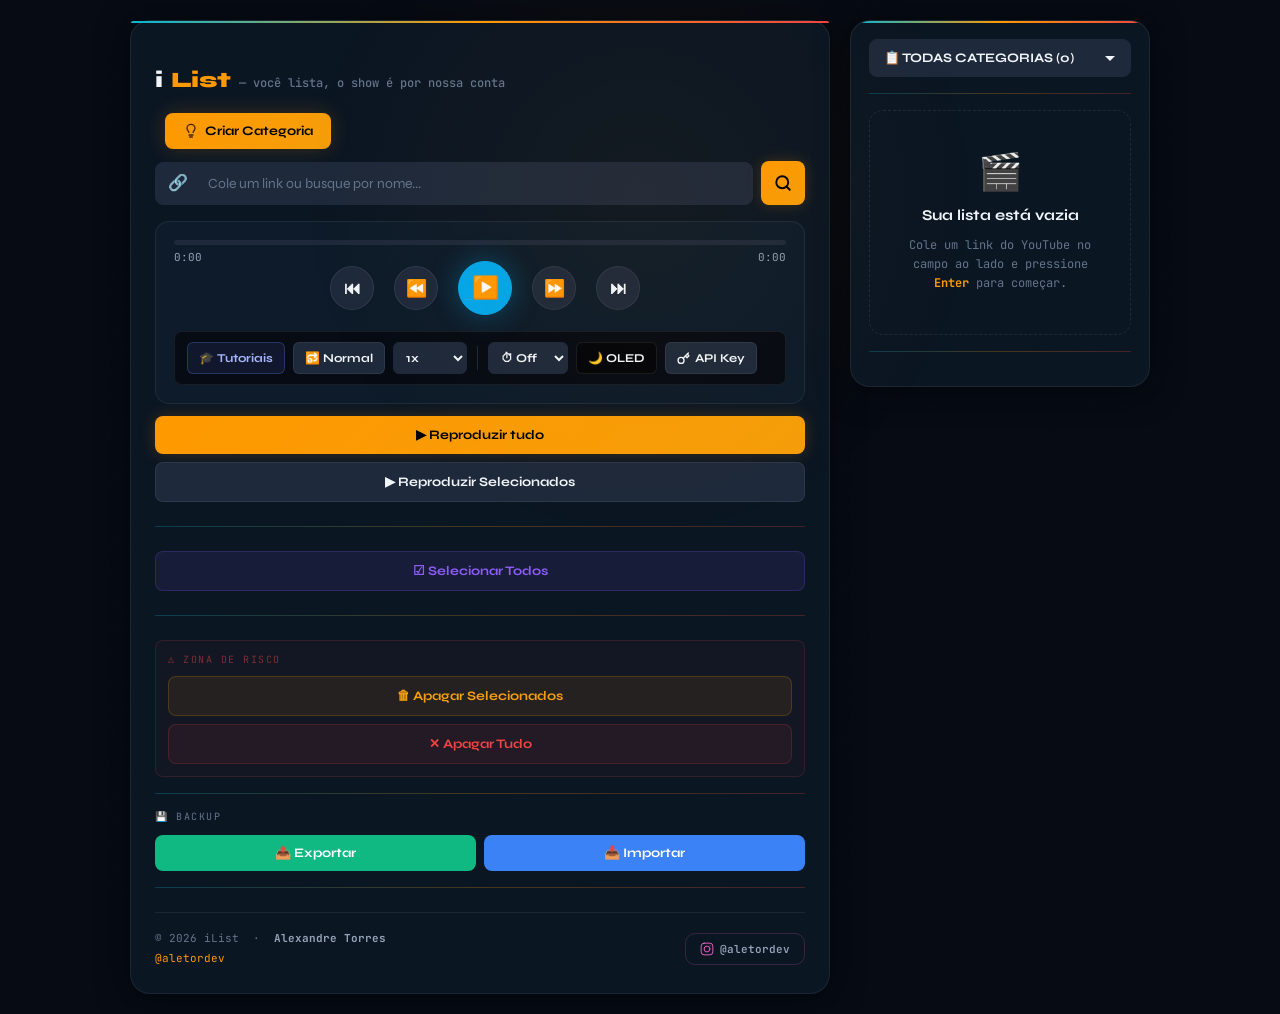
<file: index.html>
<!DOCTYPE html>
<html lang="pt-BR" data-theme="dark">
<head>
<meta charset="UTF-8">
<meta name="viewport" content="width=device-width, initial-scale=1.0">

<!-- ═══ SEO — PRIMARY ═════════════════════════════════════════════ -->
<title>iList — Ambiente de Foco Sem Distrações</title>

<meta name="description" content="iList é um ambiente de foco. Sem algoritmo. Sem distrações. Sem interferência. Você escolhe o que entra — e termina o que começa.">

<meta name="author" content="Alexandre Torres">
<meta name="robots" content="index, follow, max-image-preview:large, max-snippet:-1, max-video-preview:-1">

<link rel="canonical" href="https://aletoapp.github.io/ilist/">
  <link rel="manifest" href="manifest.json">

<!-- ═══ OPEN GRAPH (WHATSAPP / FACEBOOK / LINK PREVIEW) ═══════════ -->
<meta property="og:type" content="website">
<meta property="og:url" content="https://aletoapp.github.io/ilist/">
<meta property="og:site_name" content="iList">

<meta property="og:title" content="iList — Você lista. O show é por nossa conta.">
<meta property="og:description" content="Um ambiente onde nada compete pela sua atenção. Sem algoritmo. Sem distrações. Só foco real.">

<!-- OG IMAGE (CRÍTICO) -->
<meta property="og:image" content="https://www.alexandretorres.com.br/assets/img/ilist-og.jpg">
<meta property="og:image:url" content="https://www.alexandretorres.com.br/assets/img/ilist-og.jpg">
<meta property="og:image:secure_url" content="https://www.alexandretorres.com.br/assets/img/ilist-og.jpg">

<meta property="og:image:type" content="image/jpeg">
<meta property="og:image:width" content="1200">
<meta property="og:image:height" content="630">

<meta property="og:image:alt" content="iList — Ambiente de foco sem distrações, sem algoritmo e sem interferência">

<meta property="og:locale" content="pt_BR">

<!-- ═══ TWITTER ═══════════════════════════════════════════════════ -->
<meta name="twitter:card" content="summary_large_image">
<meta name="twitter:title" content="iList — Você lista. O show é por nossa conta.">
<meta name="twitter:description" content="Sem algoritmo. Sem distrações. Só foco.">
<meta name="twitter:image" content="https://alexandretorres.com.br/assets/img/ilist-og.jpg">
<meta name="twitter:url" content="https://aletoapp.github.io/ilist/">

<!-- ═══ PERFORMANCE (DEPOIS DO OG) ════════════════════════════════ -->
<link rel="preload" href="https://fonts.googleapis.com/css2?family=Syne:wght@400;600;700;800&display=swap" as="style">
<link rel="preload" href="https://fonts.googleapis.com/css2?family=JetBrains+Mono:wght@400;500;700&display=swap" as="style">

<!-- Favicon -->
<link rel="icon" type="image/png" sizes="32x32" href="https://www.alexandretorres.com.br/assets/img/logo-limiar-512x512.png">

<!-- Theme -->
<meta name="theme-color" content="#060B14">

<!-- ═══ STRUCTURED DATA ══════════════════════════════════════════ -->
<script type="application/ld+json">
{
  "@context": "https://schema.org",
  "@graph": [
    {
      "@type": "SoftwareApplication",
      "name": "iList",
      "applicationCategory": "ProductivityApplication",
      "operatingSystem": "Web",
      "url": "https://www.alexandretorres.com.br/ilist/",
      "description": "Ambiente de foco sem algoritmo, sem distrações e sem interferência.",
      "author": {
        "@type": "Person",
        "name": "Alexandre Torres"
      },
      "offers": {
        "@type": "Offer",
        "price": "0",
        "priceCurrency": "BRL"
      }
    }
  ]
}
</script>
    <link rel="preconnect" href="https://fonts.googleapis.com">
    <link href="https://fonts.googleapis.com/css2?family=Syne:wght@400;600;700;800&family=JetBrains+Mono:wght@400;500;700&display=swap" rel="stylesheet">
    <link rel="stylesheet" href="assets/css/styles.css">
</head>
<body>

<!-- ═══════════════════════════════════
     BOX PRINCIPAL
═══════════════════════════════════ -->
<div class="box">

    <!-- Modo escuro wrapper (preenchido por app.js) -->
    <div id="darkModeBtnWrapper"></div>

    <!-- Título -->
    <h3 class="app-title">
        i<span class="brand-accent">List</span>
        <span class="brand-tagline">— você lista, o show é por nossa conta</span>
    </h3>

    <!-- ── PASSO 1: Criar / selecionar categoria ── -->
    <div class="action-row">
        <button class="btn-criar-categoria" id="openCategoriesBtn">
            <svg xmlns="http://www.w3.org/2000/svg" width="16" height="16" viewBox="0 0 24 24" fill="none" stroke="rgba(0,0,0,0.75)" stroke-width="2" stroke-linecap="round" stroke-linejoin="round">
                <path d="M 15.09 14 c 0.18 -0.98 0.65 -1.74 1.41 -2.5 A 4.65 4.65 0 0 0 18 8 A 6 6 0 0 0 6 8 c 0 1 0.23 2.23 1.5 3.5 A 4.61 4.61 0 0 1 8.91 14"/>
                <line x1="9" y1="18" x2="15" y2="18"/>
                <line x1="10" y1="21" x2="14" y2="21"/>
            </svg>
            <span class="btn-label">Criar Categoria</span>
        </button>
    </div>

    <!-- ── PASSO 2: Input inteligente único ── -->
    <div class="url-input-area">
        <div class="url-input-row">
            <div class="url-input-wrapper">
                <span class="url-input-icon" id="urlInputIcon">🔗</span>
                <input
                    id="urlInput"
                    type="text"
                    class="url-input-field"
                    placeholder="Cole um link ou busque por nome..."
                    autocomplete="off"
                >
            </div>
            <button id="addBtn" class="url-search-btn" title="Buscar / Adicionar (Enter)">
                <svg xmlns="http://www.w3.org/2000/svg" width="18" height="18" viewBox="0 0 24 24" fill="none" stroke="currentColor" stroke-width="2.5" stroke-linecap="round" stroke-linejoin="round"><circle cx="11" cy="11" r="8"/><line x1="21" y1="21" x2="16.65" y2="16.65"/></svg>
            </button>
        </div>
    </div>

    <!-- Botão Pix oculto (compatibilidade app.js) -->
    <button id="copiarPixBtn" style="display:none;"></button>


    <!-- ═══ MODAL: Gerenciar Categorias ═══ -->
    <div id="categoriesModal" class="modal" onclick="closeModalOnOutsideClick(event, 'categoriesModal')">
        <div class="modal-content category-modal-content" onclick="event.stopPropagation()">
            <h3 style="margin-top:0;">📁 Gerenciar Categorias</h3>

            <div class="category-create-section">
                <input type="text" id="newCategoryInput" class="category-input" placeholder="Nome da nova categoria" maxlength="25">
                <div class="color-selector">
                    <label style="font-size:12px; color:var(--muted); margin-bottom:8px; display:block; font-family:var(--mono); text-transform:uppercase; letter-spacing:1px;">Cor da categoria:</label>
                    <div class="color-grid" id="colorGrid"></div>
                </div>
                <button id="createCategoryBtn" class="btn-primary" style="width:100%; margin-top:10px; margin-left:0;">✓ Criar Categoria</button>
            </div>

            <hr style="border:0; height:1px; background:rgba(255,255,255,0.06); margin:20px 0;">

            <div class="categories-list-section">
                <h4 style="font-size:12px; color:var(--muted); margin-bottom:10px; font-family:var(--mono); text-transform:uppercase; letter-spacing:1px;">Categorias existentes:</h4>
                <div id="categoriesList"></div>
            </div>

            <button class="close-btn" id="closeCategoriesBtn">Fechar</button>
        </div>
    </div>


    <!-- ═══ MODAL: Editar Categoria ═══ -->
    <div id="editCategoryModal" class="modal" onclick="closeModalOnOutsideClick(event, 'editCategoryModal')">
        <div class="modal-content category-modal-content" onclick="event.stopPropagation()">
            <h3 style="margin-top:0;">✎ Editar Categoria</h3>
            <input type="text" id="editCategoryInput" class="category-input" placeholder="Novo nome" maxlength="25">
            <div class="color-selector">
                <label style="font-size:12px; color:var(--muted); margin-bottom:8px; display:block; font-family:var(--mono); text-transform:uppercase; letter-spacing:1px;">Nova cor:</label>
                <div class="color-grid" id="editColorGrid"></div>
            </div>
            <button id="saveEditCategoryBtn" class="btn-primary" style="width:100%; margin-top:15px; margin-left:0;">Salvar Alterações</button>
            <button class="close-btn" id="closeEditCategoryBtn">Cancelar</button>
        </div>
    </div>


    <!-- ═══ MODAL: Escolher Categoria ao adicionar vídeo ═══ -->
    <div id="categorySelectModal" class="modal" onclick="closeModalOnOutsideClick(event, 'categorySelectModal')">
        <div class="modal-content" onclick="event.stopPropagation()">
            <h3 style="margin-top:0;">📂 Escolha a Categoria</h3>
            <p style="font-size:13px; color:var(--muted); margin-bottom:4px;">Onde deseja salvar os vídeos?</p>
            <div id="categorySelectList" style="display:flex; flex-direction:column; gap:10px; margin:15px 0;"></div>
            <button class="close-btn" id="closeCategorySelectBtn">Cancelar</button>
        </div>
    </div>


    <!-- ═══ MODAL: Confirmar apagar tudo ═══ -->
    <div id="confirmModal" class="modal" onclick="closeModalOnOutsideClick(event, 'confirmModal')">
        <div class="modal-content" onclick="event.stopPropagation()">
            <h3>⚠️ Apagar toda a lista?</h3>
            <p style="font-size:13px; color:var(--muted); margin-top:8px; line-height:1.6;">Esta ação não pode ser desfeita. Todos os vídeos serão removidos.</p>
            <div class="modal-buttons" style="flex-direction:row; justify-content:center; gap:12px; margin-top:20px;">
                <button id="clearYesBtn" style="background:var(--red); color:#fff; border:none; flex:1; margin-left:0;">Sim, apagar tudo</button>
                <button class="close-btn" id="clearNoBtn" style="flex:1;">Cancelar</button>
            </div>
        </div>
    </div>


    <!-- ═══ PLAYER ═══ -->
    <div id="player"></div>

    <!-- ═══ CONTROLES DO PLAYER ═══ -->
    <div class="player-controls-advanced">

        <!-- Barra de progresso -->
        <div class="progress-container" id="progressContainer">
            <div class="progress-bar" id="progressBar"></div>
            <div class="progress-times">
                <span id="currentTime">0:00</span>
                <span id="duration">0:00</span>
            </div>
        </div>

        <!-- Controles principais -->
        <div class="main-controls">
            <button class="control-btn" onclick="previousVideo()" title="Anterior (Ctrl+P)">⏮</button>
            <button class="control-btn" onclick="skipBackward(10)" title="Voltar 10s (←)">⏪</button>
            <button class="control-btn control-btn-primary" onclick="player && player.playVideo()" title="Play/Pause (Espaço)">▶️</button>
            <button class="control-btn" onclick="skipForward(10)" title="Avançar 10s (→)">⏩</button>
            <button class="control-btn" onclick="nextVideo()" title="Próximo (Ctrl+N)">⏭</button>
        </div>

        <!-- Controles secundários — GRUPO 1: reprodução | GRUPO 2: utilidades -->
        <div class="secondary-controls">
            <!-- Grupo 1: reprodução -->
            <button class="control-btn-small btn-tutoriais" onclick="window.tutorialSidebar && window.tutorialSidebar.openSidebar()" title="Abrir tutoriais (Ctrl+H)">🎓 Tutoriais</button>

            <button class="control-btn-small" id="loopModeBtn" onclick="toggleLoopMode()" title="Modo de repetição (Ctrl+L)">🔂 Normal</button>

            <div class="speed-control">
                <select id="speedSelect" onchange="changePlaybackSpeed(parseFloat(this.value))" class="speed-select">
                    <option value="0.25">0.25x</option>
                    <option value="0.5">0.5x</option>
                    <option value="0.75">0.75x</option>
                    <option value="1" selected>1x</option>
                    <option value="1.25">1.25x</option>
                    <option value="1.5">1.5x</option>
                    <option value="1.75">1.75x</option>
                    <option value="2">2x</option>
                </select>
            </div>

            <!-- Divisor visual -->
            <div class="controls-divider"></div>

            <!-- Grupo 2: utilidades -->
            <div class="timer-control-inline">
                <select id="timerSelect" onchange="handleTimerSelect(this)" class="timer-select">
                    <option value="0">⏱ Off</option>
                    <option value="15">15min</option>
                    <option value="30">30min</option>
                    <option value="45">45min</option>
                    <option value="60">1h</option>
                    <option value="90">1h30</option>
                    <option value="120">2h</option>
                </select>
                <span id="timerDisplay" style="display:none;"></span>
            </div>

            <button class="control-btn-small btn-oled" onclick="ativarModoEscuro()" title="Modo OLED — tela preta, economia de bateria">🌙 OLED</button>

            <button class="control-btn-small" onclick="document.getElementById('apiKeyChangeModal').style.display='flex'" title="Configurar API Key do YouTube">
                <svg xmlns="http://www.w3.org/2000/svg" width="13" height="13" viewBox="0 0 24 24" fill="none" stroke="currentColor" stroke-width="2.5" stroke-linecap="round" stroke-linejoin="round"><circle cx="7.5" cy="15.5" r="5.5"/><path d="M21 2l-9.6 9.6"/><path d="M15.5 7.5l3 3L22 7l-3-3"/></svg>
                API Key
            </button>
        </div>

        <!-- Countdown timer -->
        <div id="timerCountdown" style="display:none; font-size:11px; color:var(--green); text-align:center; margin-top:8px; font-weight:700; letter-spacing:0.5px; font-family:var(--mono);"></div>

    </div><!-- /player-controls-advanced -->


    <!-- ═══ AÇÕES DA PLAYLIST (3 zonas) ═══ -->
    <div class="playlist-zone">

        <!-- Zona 1: reprodução -->
        <div class="zone-play">
            <button id="playAllBtn" class="btn-play-all">▶ Reproduzir tudo</button>
            <button id="playSelectedBtn" class="btn-play-selected">▶ Reproduzir Selecionados</button>
        </div>

        <hr class="grad-divider">

        <!-- Zona 2: seleção -->
        <div class="zone-select">
            <button id="selectAllBtn" class="btn-select-all">☑ Selecionar Todos</button>
        </div>

        <hr class="grad-divider">

        <!-- Zona 3: perigo — ações destrutivas -->
        <div class="zone-danger">
            <div class="zone-danger-label">⚠ zona de risco</div>
            <button id="deleteSelectedBtn" class="btn-delete-selected">🗑 Apagar Selecionados</button>
            <button id="confirmClearBtn" class="btn-clear-all">✕ Apagar Tudo</button>
        </div>

    </div><!-- /playlist-zone -->

    <hr class="grad-divider">

    <!-- ═══ UTILIDADES ═══ -->
    <div class="utility-section">
        <button id="installAppBtn" class="btn-install-pwa" style="display:none;">
            📲 Instalar iList como App
        </button>

        <div class="utility-label">💾 Backup</div>
        <div class="backup-row">
            <button id="exportBackupBtn" class="btn-backup" style="background:var(--green); color:#fff;">
                📤 Exportar
            </button>
            <button id="importBackupBtn" class="btn-backup" style="background:#3b82f6; color:#fff;">
                📥 Importar
            </button>
        </div>
    </div>

    <hr class="grad-divider">

    <!-- ═══ RODAPÉ ═══ -->
    <div class="app-footer">
        <span class="copy">
            © 2026 iList &nbsp;·&nbsp;
            <strong>Alexandre Torres</strong><br>
            <span class="copy-accent">@aletordev</span>
        </span>
        <button id="instagramFollowBtn">
            <svg width="14" height="14" viewBox="0 0 24 24" fill="none" stroke="#FF66CC" stroke-width="1.5" stroke-linecap="round" stroke-linejoin="round"><rect x="2" y="2" width="20" height="20" rx="5"/><circle cx="12" cy="12" r="5"/><line x1="17.5" y1="6.5" x2="17.5" y2="6.5"/></svg>
            @aletordev
        </button>
    </div>

</div><!-- /box -->


<!-- ═══════════════════════════════════
     SIDEBAR: PLAYLIST
═══════════════════════════════════ -->
<div class="playlist">

    <!-- Filtro de categorias -->
    <div class="category-filters" id="categoryFilters"></div>

    <hr class="grad-divider">

    <!-- Container dos itens (app.js renderiza aqui) -->
    <div id="playlistContainer">
        <!-- Estado vazio — mostrado até app.js popular -->
        <div class="playlist-empty-state" id="emptyState">
            <span class="empty-icon">🎬</span>
            <span class="empty-title">Sua lista está vazia</span>
            <span class="empty-hint">Cole um link do YouTube no campo ao lado e pressione <strong>Enter</strong> para começar.</span>
        </div>
    </div>

    <hr class="grad-divider">

    <!-- Controles da sidebar (mantidos para compatibilidade com app.js) -->
    <div class="playlist-controls" style="display:none;" id="sidebarControls">
        <button id="sidebarPlayAllBtn">▶ Reproduzir tudo</button>
        <button id="sidebarSelectAllBtn">☑ Selecionar Todos</button>
    </div>

</div><!-- /playlist -->


<!-- ═══════════════════════════════════
     OVERLAYS & MODAIS GLOBAIS
═══════════════════════════════════ -->

<!-- Dark Mode Overlay -->
<div id="darkOverlay">
    <div id="lamp">💡</div>
    <span id="turnOn">acender a luz</span>
</div>


<!-- Modal: API Key -->
<div id="apiKeyChangeModal"
     onclick="if(event.target===this)this.style.display='none'"
     style="display:none; position:fixed; inset:0; background:rgba(0,0,0,0.8); z-index:10100; align-items:center; justify-content:center; backdrop-filter:blur(6px);">
    <div onclick="event.stopPropagation()"
         style="background:#0d1b2a; border:1px solid rgba(255,153,0,0.15); border-radius:18px; padding:28px; width:90%; max-width:400px; box-shadow:0 24px 64px rgba(0,0,0,0.7); position:relative; overflow:hidden;">
        <div style="position:absolute;top:0;left:0;right:0;height:2px;background:linear-gradient(90deg,#06b6d4,#FF9900,#ef4444);"></div>
        <h3 style="margin:0 0 6px; color:#fff; font-size:17px; font-weight:800; font-family:'Syne',sans-serif; display:flex; align-items:center; gap:8px;">
            <svg xmlns="http://www.w3.org/2000/svg" width="15" height="15" viewBox="0 0 24 24" fill="none" stroke="#FF9900" stroke-width="2.5" stroke-linecap="round" stroke-linejoin="round"><circle cx="7.5" cy="15.5" r="5.5"/><path d="M21 2l-9.6 9.6"/><path d="M15.5 7.5l3 3L22 7l-3-3"/></svg>
            API Key do YouTube
        </h3>
        <p style="font-size:12px; color:#64748b; margin:0 0 16px; font-family:'JetBrains Mono',monospace; line-height:1.6;">Necessária para buscar vídeos por canal. <a href="#" style="color:#FF9900; text-decoration:none;">Ver tutorial →</a></p>
        <input id="apiKeyChangeInput" type="password"
               placeholder="Cole sua API Key aqui..."
               autocomplete="new-password"
               style="width:100%; box-sizing:border-box; background:#060B14; border:1.5px solid #1e293b; border-radius:8px; color:#f1f5f9; font-size:14px; font-family:'Syne',sans-serif; padding:12px 14px; outline:none; margin-bottom:14px; transition:border-color 0.2s;">
        <div style="display:flex; gap:8px;">
            <button id="apiKeyChangeOkBtn"
                    style="flex:1; background:linear-gradient(135deg,#FF9900,#f59e0b); color:#000; border:none; border-radius:8px; padding:12px; font-size:14px; font-weight:800; font-family:'Syne',sans-serif; cursor:pointer; margin-left:0;">
                ✓ Salvar
            </button>
            <button onclick="document.getElementById('apiKeyChangeModal').style.display='none'"
                    style="flex:1; background:#1e293b; color:#94a3b8; border:1px solid rgba(255,255,255,0.07); border-radius:8px; padding:12px; font-size:14px; font-family:'Syne',sans-serif; cursor:pointer; margin-left:0;">
                Cancelar
            </button>
        </div>
        <div id="apiKeyChangeMsg" style="display:none; margin-top:10px; font-size:12px; color:#10b981; text-align:center; font-family:'JetBrains Mono',monospace;">✅ Chave salva com sucesso!</div>
    </div>
</div>


<!-- ═══════════════════════════════════
     SCRIPTS
═══════════════════════════════════ -->
<script src="assets/js/categories.js"></script>
<script src="assets/js/app.js"></script>
<script src="assets/js/player.js"></script>
<script src="assets/js/ad-blocker.js"></script>
<script src="assets/js/pwa.js"></script>
<script src="assets/js/search-advanced.js"></script>
<script src="assets/js/backup.js"></script>
<script src="assets/js/sidebar.js"></script>
<script src="assets/js/equalizer.js"></script>

<script>
    /* Fechar modal ao clicar fora */
    function closeModalOnOutsideClick(event, modalId) {
        if (event.target.id === modalId) {
            document.getElementById(modalId).style.display = 'none';
        }
    }

    /* Esconder empty state quando há itens na playlist */
    function syncEmptyState() {
        const container = document.getElementById('playlistContainer');
        const empty = document.getElementById('emptyState');
        if (!container || !empty) return;
        const hasItems = container.querySelectorAll('.playlist-item').length > 0;
        empty.style.display = hasItems ? 'none' : 'flex';
    }

    /* Observar mudanças na playlist para atualizar empty state */
    document.addEventListener('DOMContentLoaded', function () {

        /* API Key modal */
        document.getElementById('apiKeyChangeOkBtn').addEventListener('click', function () {
            const input = document.getElementById('apiKeyChangeInput');
            const msg   = document.getElementById('apiKeyChangeMsg');
            const key   = input.value.trim();
            if (!key) { input.style.borderColor = '#ef4444'; return; }
            localStorage.setItem('youtube_api_key', key);
            input.value = '';
            input.style.borderColor = '#10b981';
            msg.style.display = 'block';
            setTimeout(function () {
                document.getElementById('apiKeyChangeModal').style.display = 'none';
                msg.style.display = 'none';
                input.style.borderColor = '#1e293b';
            }, 1500);
        });

        document.getElementById('apiKeyChangeInput').addEventListener('keydown', function (e) {
            if (e.key === 'Enter') document.getElementById('apiKeyChangeOkBtn').click();
        });

        /* Observar playlistContainer */
        const container = document.getElementById('playlistContainer');
        if (container) {
            const mo = new MutationObserver(syncEmptyState);
            mo.observe(container, { childList: true, subtree: true });
            syncEmptyState();
        }
    });
</script>
<script src="assets/js/input-patch.js"></script>
<script src="assets/js/onboarding.js"></script>
  <script src="assets/js/pwa-install-card.js"></script>

</body>
</html>
</file>
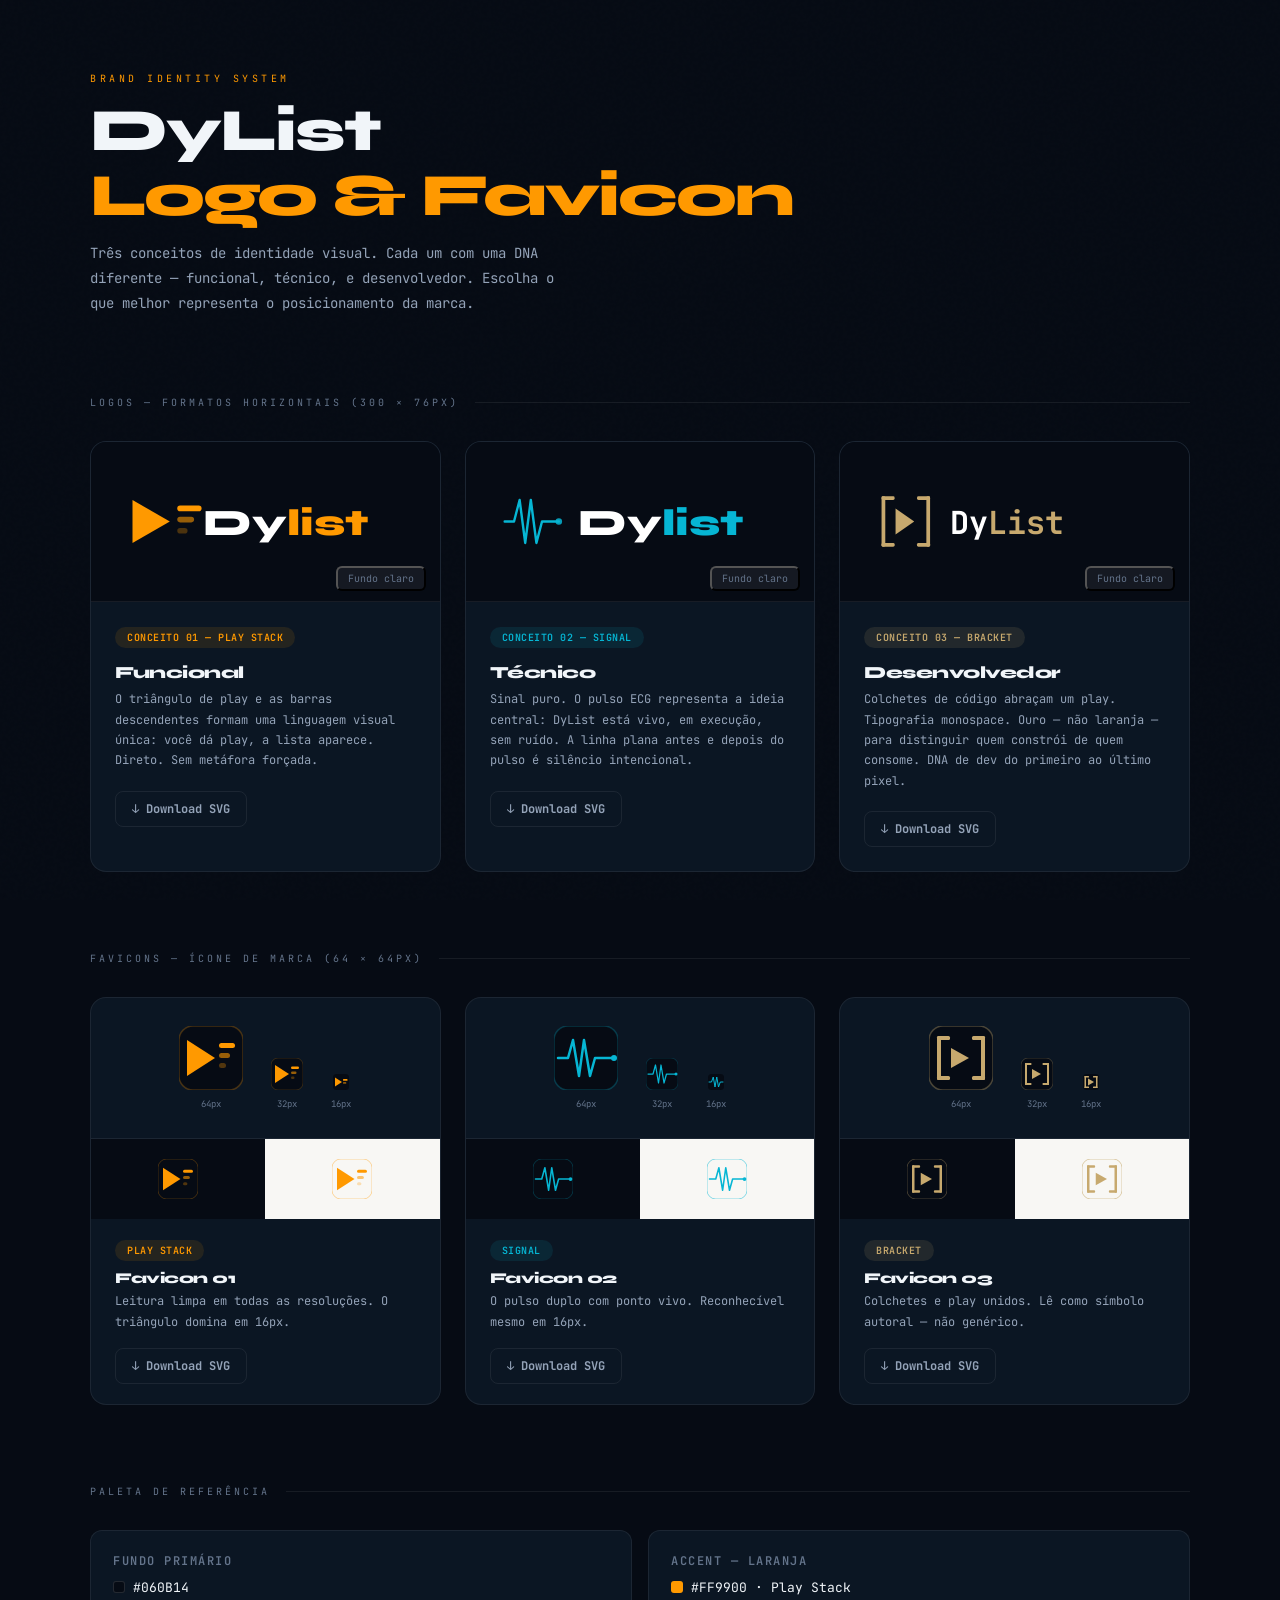
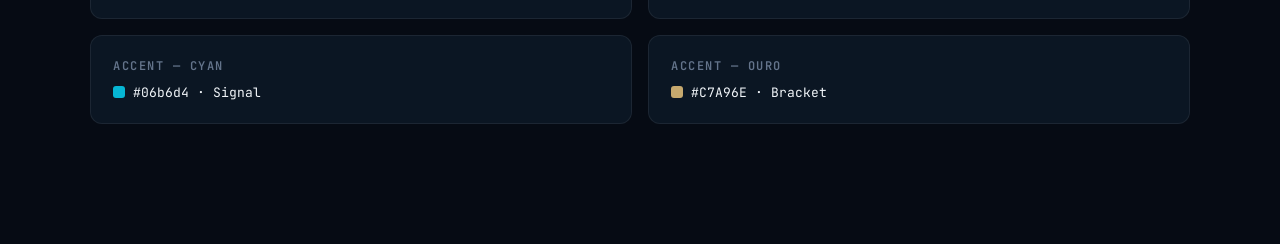
<file: SHOWCASE/dylist-brand-showcase.html>
<!DOCTYPE html>
<html lang="pt-BR">
<head>
  <meta charset="UTF-8">
  <meta name="viewport" content="width=device-width, initial-scale=1.0">
  <title>DyList — Brand Assets</title>
  <link href="https://fonts.googleapis.com/css2?family=Syne:wght@400;600;700;800&family=JetBrains+Mono:wght@400;500;700&display=swap" rel="stylesheet">
  <style>
    *, *::before, *::after { box-sizing: border-box; margin: 0; padding: 0; }

    :root {
      --bg:     #060B14;
      --s1:     #0B1623;
      --s2:     #0d1b2a;
      --s3:     #1e293b;
      --border: rgba(255,255,255,0.07);
      --accent: #FF9900;
      --cyan:   #06b6d4;
      --gold:   #C7A96E;
      --text:   #f1f5f9;
      --muted:  #94a3b8;
      --muted2: #64748b;
      --mono:   'JetBrains Mono', monospace;
      --sans:   'Syne', sans-serif;
    }

    html { scroll-behavior: smooth; }
    body {
      background: var(--bg);
      color: var(--text);
      font-family: var(--sans);
      min-height: 100vh;
      padding: 72px 48px 120px;
      overflow-x: hidden;
    }

    /* Grain */
    body::before {
      content: '';
      position: fixed; inset: 0;
      background-image: url("data:image/svg+xml,%3Csvg viewBox='0 0 256 256' xmlns='http://www.w3.org/2000/svg'%3E%3Cfilter id='n'%3E%3CfeTurbulence type='fractalNoise' baseFrequency='0.9' numOctaves='4' stitchTiles='stitch'/%3E%3C/filter%3E%3Crect width='100%25' height='100%25' filter='url(%23n)' opacity='0.03'/%3E%3C/svg%3E");
      pointer-events: none; z-index: 0; opacity: 0.4;
    }

    .wrap { max-width: 1100px; margin: 0 auto; position: relative; z-index: 1; }

    /* ── HEADER ── */
    header { margin-bottom: 80px; }
    .header-label {
      font-size: 10px; font-family: var(--mono);
      color: var(--accent); text-transform: uppercase;
      letter-spacing: 3.5px; margin-bottom: 14px;
    }
    header h1 {
      font-size: clamp(36px, 5vw, 60px);
      font-weight: 800; letter-spacing: -2px;
      line-height: 1.08; margin-bottom: 12px;
    }
    header p {
      font-family: var(--mono); font-size: 14px;
      color: var(--muted); max-width: 480px; line-height: 1.8;
    }

    /* ── SECTION TITLE ── */
    .sec-label {
      font-size: 10px; font-family: var(--mono);
      color: var(--muted2); text-transform: uppercase;
      letter-spacing: 3px; margin-bottom: 32px;
      display: flex; align-items: center; gap: 16px;
    }
    .sec-label::after {
      content: ''; flex: 1; height: 1px; background: var(--border);
    }

    /* ── LOGO GRID ── */
    .logo-grid {
      display: grid;
      grid-template-columns: repeat(3, 1fr);
      gap: 24px;
      margin-bottom: 80px;
    }

    .logo-card {
      background: var(--s1);
      border: 1px solid var(--border);
      border-radius: 16px;
      overflow: hidden;
      transition: border-color 0.25s, transform 0.25s;
    }
    .logo-card:hover { border-color: rgba(255,255,255,0.13); transform: translateY(-3px); }

    .logo-preview {
      padding: 36px 28px;
      display: flex; align-items: center; justify-content: center;
      border-bottom: 1px solid var(--border);
      min-height: 160px;
      position: relative;
    }

    .logo-preview img { width: 100%; max-width: 280px; }

    .logo-preview .on-light {
      position: absolute; bottom: 10px; right: 14px;
      background: rgba(255,255,255,0.06);
      border-radius: 6px; padding: 4px 10px;
      font-size: 10px; font-family: var(--mono);
      color: var(--muted2); cursor: pointer;
      transition: background 0.2s, color 0.2s;
    }
    .logo-preview .on-light:hover { background: rgba(255,255,255,0.12); color: var(--text); }

    .logo-meta { padding: 24px; }

    .logo-concept {
      display: inline-flex; align-items: center; gap: 6px;
      padding: 4px 12px; border-radius: 100px;
      font-size: 10px; font-family: var(--mono); font-weight: 600;
      letter-spacing: 0.5px; text-transform: uppercase;
      margin-bottom: 14px;
    }
    .logo-concept.orange { background: rgba(255,153,0,0.1); color: var(--accent); }
    .logo-concept.cyan   { background: rgba(6,182,212,0.1); color: var(--cyan); }
    .logo-concept.gold   { background: rgba(199,169,110,0.12); color: var(--gold); }

    .logo-name {
      font-size: 17px; font-weight: 800;
      letter-spacing: -0.5px; margin-bottom: 6px;
    }

    .logo-desc {
      font-size: 12px; font-family: var(--mono);
      color: var(--muted); line-height: 1.7;
      margin-bottom: 20px;
    }

    .logo-dl {
      display: inline-flex; align-items: center; gap: 6px;
      text-decoration: none; font-size: 12px; font-weight: 700;
      font-family: var(--mono); padding: 9px 16px;
      border-radius: 8px; border: 1px solid var(--border);
      color: var(--muted); transition: all 0.2s;
    }
    .logo-dl:hover { color: var(--text); border-color: rgba(255,255,255,0.18); }

    /* ── FAVICON GRID ── */
    .fav-grid {
      display: grid;
      grid-template-columns: repeat(3, 1fr);
      gap: 24px;
      margin-bottom: 80px;
    }

    .fav-card {
      background: var(--s1);
      border: 1px solid var(--border);
      border-radius: 16px;
      overflow: hidden;
      transition: border-color 0.25s;
    }
    .fav-card:hover { border-color: rgba(255,255,255,0.13); }

    .fav-sizes {
      padding: 28px;
      display: flex; align-items: flex-end; justify-content: center;
      gap: 28px;
      border-bottom: 1px solid var(--border);
    }

    .fav-size { display: flex; flex-direction: column; align-items: center; gap: 8px; }
    .fav-size span { font-size: 9px; font-family: var(--mono); color: var(--muted2); }

    .fav-surfaces {
      display: flex;
    }
    .fav-surf {
      flex: 1; padding: 20px; display: flex;
      align-items: center; justify-content: center;
    }
    .fav-surf.dark  { background: #060B14; }
    .fav-surf.light { background: #F8F7F4; }

    .fav-meta { padding: 20px 24px; }
    .fav-meta .logo-concept { margin-bottom: 8px; }
    .fav-meta .logo-name { font-size: 15px; margin-bottom: 4px; }
    .fav-meta .logo-desc { margin-bottom: 16px; }

    /* ── USAGE SECTION ── */
    .usage-grid {
      display: grid; grid-template-columns: 1fr 1fr; gap: 16px;
    }
    .usage-card {
      background: var(--s1); border: 1px solid var(--border);
      border-radius: 12px; padding: 22px;
    }
    .usage-title {
      font-size: 12px; font-family: var(--mono); font-weight: 600;
      color: var(--muted2); text-transform: uppercase;
      letter-spacing: 1.5px; margin-bottom: 10px;
    }
    .usage-val {
      font-size: 13px; font-family: var(--mono); color: var(--text);
      display: flex; align-items: center; gap: 8px;
    }
    .color-swatch {
      width: 12px; height: 12px; border-radius: 3px;
    }

    @media (max-width: 900px) {
      .logo-grid, .fav-grid { grid-template-columns: 1fr; }
      .usage-grid { grid-template-columns: 1fr; }
      body { padding: 48px 24px 80px; }
    }
  </style>
</head>
<body>
<div class="wrap">

  <!-- HEADER -->
  <header>
    <div class="header-label">Brand Identity System</div>
    <h1>DyList<br><span style="color:var(--accent)">Logo &amp; Favicon</span></h1>
    <p>Três conceitos de identidade visual. Cada um com uma DNA diferente — funcional, técnico, e desenvolvedor. Escolha o que melhor representa o posicionamento da marca.</p>
  </header>

  <!-- LOGOS -->
  <div class="sec-label">Logos — formatos horizontais (300 × 76px)</div>

  <div class="logo-grid">

    <!-- LOGO 1 -->
    <div class="logo-card">
      <div class="logo-preview" id="prev1" style="background:#060B14">
        <svg xmlns="http://www.w3.org/2000/svg" viewBox="0 0 300 76" style="width:100%;max-width:280px">
          <polygon points="8,15 8,61 48,38" fill="#FF9900"/>
          <rect x="56" y="21" width="26" height="6" rx="3" fill="#FF9900"/>
          <rect x="56" y="33" width="18" height="6" rx="3" fill="#FF9900" opacity="0.58"/>
          <rect x="56" y="45" width="11" height="6" rx="3" fill="#FF9900" opacity="0.28"/>
          <text font-family="'Syne','Arial Black',sans-serif" font-weight="800" font-size="40" y="52" x="84">
            <tspan fill="#FFFFFF">Dy</tspan><tspan fill="#FF9900">list</tspan>
          </text>
        </svg>
        <button class="on-light" onclick="toggleBg('prev1', this)">Fundo claro</button>
      </div>
      <div class="logo-meta">
        <div class="logo-concept orange">Conceito 01 — Play Stack</div>
        <div class="logo-name">Funcional</div>
        <p class="logo-desc">
          O triângulo de play e as barras descendentes formam uma linguagem visual única: você dá play, a lista aparece. Direto. Sem metáfora forçada.
        </p>
        <a href="dylist-logo-1-playstack.svg" download class="logo-dl">↓ Download SVG</a>
      </div>
    </div>

    <!-- LOGO 2 -->
    <div class="logo-card">
      <div class="logo-preview" id="prev2" style="background:#060B14">
        <svg xmlns="http://www.w3.org/2000/svg" viewBox="0 0 300 76" style="width:100%;max-width:280px">
          <path d="M5,38 L15,38 L21,15 L27,61 L33,15 L39,61 L45,38 L63,38"
                fill="none" stroke="#06b6d4" stroke-width="2.6" stroke-linecap="round" stroke-linejoin="round"/>
          <circle cx="63" cy="38" r="3.5" fill="#06b6d4" opacity="0.85"/>
          <text font-family="'Syne','Arial Black',sans-serif" font-weight="800" font-size="40" y="52" x="84">
            <tspan fill="#FFFFFF">Dy</tspan><tspan fill="#06b6d4">list</tspan>
          </text>
        </svg>
        <button class="on-light" onclick="toggleBg('prev2', this)">Fundo claro</button>
      </div>
      <div class="logo-meta">
        <div class="logo-concept cyan">Conceito 02 — Signal</div>
        <div class="logo-name">Técnico</div>
        <p class="logo-desc">
          Sinal puro. O pulso ECG representa a ideia central: DyList está vivo, em execução, sem ruído. A linha plana antes e depois do pulso é silêncio intencional.
        </p>
        <a href="dylist-logo-2-signal.svg" download class="logo-dl">↓ Download SVG</a>
      </div>
    </div>

    <!-- LOGO 3 -->
    <div class="logo-card">
      <div class="logo-preview" id="prev3" style="background:#060B14">
        <svg xmlns="http://www.w3.org/2000/svg" viewBox="0 0 300 76" style="width:100%;max-width:280px">
          <rect x="7"  y="11" width="4"  height="54" rx="1.5" fill="#C7A96E"/>
          <rect x="7"  y="11" width="14" height="4"  rx="1.5" fill="#C7A96E"/>
          <rect x="7"  y="61" width="14" height="4"  rx="1.5" fill="#C7A96E"/>
          <rect x="55" y="11" width="4"  height="54" rx="1.5" fill="#C7A96E"/>
          <rect x="45" y="11" width="14" height="4"  rx="1.5" fill="#C7A96E"/>
          <rect x="45" y="61" width="14" height="4"  rx="1.5" fill="#C7A96E"/>
          <polygon points="22,24 22,52 42,38" fill="#C7A96E"/>
          <text font-family="'JetBrains Mono','Courier New',monospace" font-weight="700" font-size="34" y="51" x="80">
            <tspan fill="#FFFFFF">Dy</tspan><tspan fill="#C7A96E">List</tspan>
          </text>
        </svg>
        <button class="on-light" onclick="toggleBg('prev3', this)">Fundo claro</button>
      </div>
      <div class="logo-meta">
        <div class="logo-concept gold">Conceito 03 — Bracket</div>
        <div class="logo-name">Desenvolvedor</div>
        <p class="logo-desc">
          Colchetes de código abraçam um play. Tipografia monospace. Ouro — não laranja — para distinguir quem constrói de quem consome. DNA de dev do primeiro ao último pixel.
        </p>
        <a href="dylist-logo-3-bracket.svg" download class="logo-dl">↓ Download SVG</a>
      </div>
    </div>

  </div>

  <!-- FAVICONS -->
  <div class="sec-label">Favicons — ícone de marca (64 × 64px)</div>

  <div class="fav-grid">

    <!-- FAV 1 -->
    <div class="fav-card">
      <div class="fav-sizes">
        <div class="fav-size">
          <svg xmlns="http://www.w3.org/2000/svg" viewBox="0 0 64 64" width="64" height="64">
            <rect width="64" height="64" rx="14" fill="#060B14"/>
            <rect width="64" height="64" rx="14" fill="none" stroke="#FF9900" stroke-width="1.5" opacity="0.25"/>
            <polygon points="8,14 8,50 36,32" fill="#FF9900"/>
            <rect x="40" y="17" width="16" height="5" rx="2.5" fill="#FF9900"/>
            <rect x="40" y="27" width="11" height="5" rx="2.5" fill="#FF9900" opacity="0.58"/>
            <rect x="40" y="37" width="7"  height="5" rx="2.5" fill="#FF9900" opacity="0.3"/>
          </svg>
          <span>64px</span>
        </div>
        <div class="fav-size">
          <svg xmlns="http://www.w3.org/2000/svg" viewBox="0 0 64 64" width="32" height="32">
            <rect width="64" height="64" rx="14" fill="#060B14"/>
            <rect width="64" height="64" rx="14" fill="none" stroke="#FF9900" stroke-width="1.5" opacity="0.25"/>
            <polygon points="8,14 8,50 36,32" fill="#FF9900"/>
            <rect x="40" y="17" width="16" height="5" rx="2.5" fill="#FF9900"/>
            <rect x="40" y="27" width="11" height="5" rx="2.5" fill="#FF9900" opacity="0.58"/>
            <rect x="40" y="37" width="7"  height="5" rx="2.5" fill="#FF9900" opacity="0.3"/>
          </svg>
          <span>32px</span>
        </div>
        <div class="fav-size">
          <svg xmlns="http://www.w3.org/2000/svg" viewBox="0 0 64 64" width="16" height="16">
            <rect width="64" height="64" rx="14" fill="#060B14"/>
            <polygon points="8,14 8,50 36,32" fill="#FF9900"/>
            <rect x="40" y="20" width="18" height="7" rx="2.5" fill="#FF9900"/>
            <rect x="40" y="32" width="13" height="7" rx="2.5" fill="#FF9900" opacity="0.55"/>
          </svg>
          <span>16px</span>
        </div>
      </div>
      <div class="fav-surfaces">
        <div class="fav-surf dark">
          <svg xmlns="http://www.w3.org/2000/svg" viewBox="0 0 64 64" width="40" height="40">
            <rect width="64" height="64" rx="14" fill="#060B14"/>
            <rect width="64" height="64" rx="14" fill="none" stroke="#FF9900" stroke-width="1.5" opacity="0.25"/>
            <polygon points="8,14 8,50 36,32" fill="#FF9900"/>
            <rect x="40" y="17" width="16" height="5" rx="2.5" fill="#FF9900"/>
            <rect x="40" y="27" width="11" height="5" rx="2.5" fill="#FF9900" opacity="0.58"/>
            <rect x="40" y="37" width="7"  height="5" rx="2.5" fill="#FF9900" opacity="0.3"/>
          </svg>
        </div>
        <div class="fav-surf light">
          <svg xmlns="http://www.w3.org/2000/svg" viewBox="0 0 64 64" width="40" height="40">
            <rect width="64" height="64" rx="14" fill="#F8F7F4"/>
            <rect width="64" height="64" rx="14" fill="none" stroke="#FF9900" stroke-width="1.5" opacity="0.4"/>
            <polygon points="8,14 8,50 36,32" fill="#FF9900"/>
            <rect x="40" y="17" width="16" height="5" rx="2.5" fill="#FF9900"/>
            <rect x="40" y="27" width="11" height="5" rx="2.5" fill="#FF9900" opacity="0.55"/>
            <rect x="40" y="37" width="7"  height="5" rx="2.5" fill="#FF9900" opacity="0.28"/>
          </svg>
        </div>
      </div>
      <div class="fav-meta">
        <div class="logo-concept orange">Play Stack</div>
        <div class="logo-name">Favicon 01</div>
        <p class="logo-desc">Leitura limpa em todas as resoluções. O triângulo domina em 16px.</p>
        <a href="dylist-favicon-1-playstack.svg" download class="logo-dl">↓ Download SVG</a>
      </div>
    </div>

    <!-- FAV 2 -->
    <div class="fav-card">
      <div class="fav-sizes">
        <div class="fav-size">
          <svg xmlns="http://www.w3.org/2000/svg" viewBox="0 0 64 64" width="64" height="64">
            <rect width="64" height="64" rx="14" fill="#060B14"/>
            <rect width="64" height="64" rx="14" fill="none" stroke="#06b6d4" stroke-width="1.5" opacity="0.25"/>
            <path d="M4,32 L14,32 L19,14 L25,50 L30,14 L36,50 L41,32 L60,32"
                  fill="none" stroke="#06b6d4" stroke-width="2.5" stroke-linecap="round" stroke-linejoin="round"/>
            <circle cx="60" cy="32" r="3" fill="#06b6d4"/>
          </svg>
          <span>64px</span>
        </div>
        <div class="fav-size">
          <svg xmlns="http://www.w3.org/2000/svg" viewBox="0 0 64 64" width="32" height="32">
            <rect width="64" height="64" rx="14" fill="#060B14"/>
            <rect width="64" height="64" rx="14" fill="none" stroke="#06b6d4" stroke-width="1.5" opacity="0.25"/>
            <path d="M4,32 L14,32 L19,14 L25,50 L30,14 L36,50 L41,32 L60,32"
                  fill="none" stroke="#06b6d4" stroke-width="2.5" stroke-linecap="round" stroke-linejoin="round"/>
            <circle cx="60" cy="32" r="3" fill="#06b6d4"/>
          </svg>
          <span>32px</span>
        </div>
        <div class="fav-size">
          <svg xmlns="http://www.w3.org/2000/svg" viewBox="0 0 64 64" width="16" height="16">
            <rect width="64" height="64" rx="14" fill="#060B14"/>
            <path d="M4,32 L14,32 L21,12 L28,52 L35,12 L42,52 L49,32 L60,32"
                  fill="none" stroke="#06b6d4" stroke-width="4" stroke-linecap="round" stroke-linejoin="round"/>
          </svg>
          <span>16px</span>
        </div>
      </div>
      <div class="fav-surfaces">
        <div class="fav-surf dark">
          <svg xmlns="http://www.w3.org/2000/svg" viewBox="0 0 64 64" width="40" height="40">
            <rect width="64" height="64" rx="14" fill="#060B14"/>
            <rect width="64" height="64" rx="14" fill="none" stroke="#06b6d4" stroke-width="1.5" opacity="0.25"/>
            <path d="M4,32 L14,32 L19,14 L25,50 L30,14 L36,50 L41,32 L60,32"
                  fill="none" stroke="#06b6d4" stroke-width="2.5" stroke-linecap="round" stroke-linejoin="round"/>
            <circle cx="60" cy="32" r="3" fill="#06b6d4"/>
          </svg>
        </div>
        <div class="fav-surf light">
          <svg xmlns="http://www.w3.org/2000/svg" viewBox="0 0 64 64" width="40" height="40">
            <rect width="64" height="64" rx="14" fill="#F8F7F4"/>
            <rect width="64" height="64" rx="14" fill="none" stroke="#06b6d4" stroke-width="1.5" opacity="0.5"/>
            <path d="M4,32 L14,32 L19,14 L25,50 L30,14 L36,50 L41,32 L60,32"
                  fill="none" stroke="#06b6d4" stroke-width="2.5" stroke-linecap="round" stroke-linejoin="round"/>
            <circle cx="60" cy="32" r="3" fill="#06b6d4"/>
          </svg>
        </div>
      </div>
      <div class="fav-meta">
        <div class="logo-concept cyan">Signal</div>
        <div class="logo-name">Favicon 02</div>
        <p class="logo-desc">O pulso duplo com ponto vivo. Reconhecível mesmo em 16px.</p>
        <a href="dylist-favicon-2-signal.svg" download class="logo-dl">↓ Download SVG</a>
      </div>
    </div>

    <!-- FAV 3 -->
    <div class="fav-card">
      <div class="fav-sizes">
        <div class="fav-size">
          <svg xmlns="http://www.w3.org/2000/svg" viewBox="0 0 64 64" width="64" height="64">
            <rect width="64" height="64" rx="14" fill="#060B14"/>
            <rect width="64" height="64" rx="14" fill="none" stroke="#C7A96E" stroke-width="1.5" opacity="0.35"/>
            <rect x="8"  y="10" width="4"  height="44" rx="1.5" fill="#C7A96E"/>
            <rect x="8"  y="10" width="13" height="4"  rx="1.5" fill="#C7A96E"/>
            <rect x="8"  y="50" width="13" height="4"  rx="1.5" fill="#C7A96E"/>
            <rect x="52" y="10" width="4"  height="44" rx="1.5" fill="#C7A96E"/>
            <rect x="43" y="10" width="13" height="4"  rx="1.5" fill="#C7A96E"/>
            <rect x="43" y="50" width="13" height="4"  rx="1.5" fill="#C7A96E"/>
            <polygon points="22,22 22,42 40,32" fill="#C7A96E"/>
          </svg>
          <span>64px</span>
        </div>
        <div class="fav-size">
          <svg xmlns="http://www.w3.org/2000/svg" viewBox="0 0 64 64" width="32" height="32">
            <rect width="64" height="64" rx="14" fill="#060B14"/>
            <rect width="64" height="64" rx="14" fill="none" stroke="#C7A96E" stroke-width="1.5" opacity="0.35"/>
            <rect x="8"  y="10" width="4"  height="44" rx="1.5" fill="#C7A96E"/>
            <rect x="8"  y="10" width="13" height="4"  rx="1.5" fill="#C7A96E"/>
            <rect x="8"  y="50" width="13" height="4"  rx="1.5" fill="#C7A96E"/>
            <rect x="52" y="10" width="4"  height="44" rx="1.5" fill="#C7A96E"/>
            <rect x="43" y="10" width="13" height="4"  rx="1.5" fill="#C7A96E"/>
            <rect x="43" y="50" width="13" height="4"  rx="1.5" fill="#C7A96E"/>
            <polygon points="22,22 22,42 40,32" fill="#C7A96E"/>
          </svg>
          <span>32px</span>
        </div>
        <div class="fav-size">
          <svg xmlns="http://www.w3.org/2000/svg" viewBox="0 0 64 64" width="16" height="16">
            <rect width="64" height="64" rx="14" fill="#060B14"/>
            <rect x="6"  y="8" width="6"  height="48" rx="1.5" fill="#C7A96E"/>
            <rect x="6"  y="8" width="18" height="6"  rx="1.5" fill="#C7A96E"/>
            <rect x="6"  y="50" width="18" height="6" rx="1.5" fill="#C7A96E"/>
            <rect x="52" y="8" width="6"  height="48" rx="1.5" fill="#C7A96E"/>
            <rect x="40" y="8" width="18" height="6"  rx="1.5" fill="#C7A96E"/>
            <rect x="40" y="50" width="18" height="6" rx="1.5" fill="#C7A96E"/>
            <polygon points="20,18 20,46 44,32" fill="#C7A96E"/>
          </svg>
          <span>16px</span>
        </div>
      </div>
      <div class="fav-surfaces">
        <div class="fav-surf dark">
          <svg xmlns="http://www.w3.org/2000/svg" viewBox="0 0 64 64" width="40" height="40">
            <rect width="64" height="64" rx="14" fill="#060B14"/>
            <rect width="64" height="64" rx="14" fill="none" stroke="#C7A96E" stroke-width="1.5" opacity="0.35"/>
            <rect x="8"  y="10" width="4"  height="44" rx="1.5" fill="#C7A96E"/>
            <rect x="8"  y="10" width="13" height="4"  rx="1.5" fill="#C7A96E"/>
            <rect x="8"  y="50" width="13" height="4"  rx="1.5" fill="#C7A96E"/>
            <rect x="52" y="10" width="4"  height="44" rx="1.5" fill="#C7A96E"/>
            <rect x="43" y="10" width="13" height="4"  rx="1.5" fill="#C7A96E"/>
            <rect x="43" y="50" width="13" height="4"  rx="1.5" fill="#C7A96E"/>
            <polygon points="22,22 22,42 40,32" fill="#C7A96E"/>
          </svg>
        </div>
        <div class="fav-surf light">
          <svg xmlns="http://www.w3.org/2000/svg" viewBox="0 0 64 64" width="40" height="40">
            <rect width="64" height="64" rx="14" fill="#F8F7F4"/>
            <rect width="64" height="64" rx="14" fill="none" stroke="#C7A96E" stroke-width="1.5" opacity="0.6"/>
            <rect x="8"  y="10" width="4"  height="44" rx="1.5" fill="#C7A96E"/>
            <rect x="8"  y="10" width="13" height="4"  rx="1.5" fill="#C7A96E"/>
            <rect x="8"  y="50" width="13" height="4"  rx="1.5" fill="#C7A96E"/>
            <rect x="52" y="10" width="4"  height="44" rx="1.5" fill="#C7A96E"/>
            <rect x="43" y="10" width="13" height="4"  rx="1.5" fill="#C7A96E"/>
            <rect x="43" y="50" width="13" height="4"  rx="1.5" fill="#C7A96E"/>
            <polygon points="22,22 22,42 40,32" fill="#C7A96E"/>
          </svg>
        </div>
      </div>
      <div class="fav-meta">
        <div class="logo-concept gold">Bracket</div>
        <div class="logo-name">Favicon 03</div>
        <p class="logo-desc">Colchetes e play unidos. Lê como símbolo autoral — não genérico.</p>
        <a href="dylist-favicon-3-bracket.svg" download class="logo-dl">↓ Download SVG</a>
      </div>
    </div>

  </div>

  <!-- PALETA DE CORES -->
  <div class="sec-label">Paleta de referência</div>
  <div class="usage-grid">
    <div class="usage-card">
      <div class="usage-title">Fundo primário</div>
      <div class="usage-val"><span class="color-swatch" style="background:#060B14;border:1px solid rgba(255,255,255,0.12)"></span>#060B14</div>
    </div>
    <div class="usage-card">
      <div class="usage-title">Accent — laranja</div>
      <div class="usage-val"><span class="color-swatch" style="background:#FF9900"></span>#FF9900 · Play Stack</div>
    </div>
    <div class="usage-card">
      <div class="usage-title">Accent — cyan</div>
      <div class="usage-val"><span class="color-swatch" style="background:#06b6d4"></span>#06b6d4 · Signal</div>
    </div>
    <div class="usage-card">
      <div class="usage-title">Accent — ouro</div>
      <div class="usage-val"><span class="color-swatch" style="background:#C7A96E"></span>#C7A96E · Bracket</div>
    </div>
  </div>

</div>

<script>
  function toggleBg(id, btn) {
    const el = document.getElementById(id);
    const isLight = el.style.background === 'rgb(248, 247, 244)' || el.style.background === '#F8F7F4';
    el.style.background = isLight ? '#060B14' : '#F8F7F4';
    btn.textContent = isLight ? 'Fundo claro' : 'Fundo escuro';
  }
</script>
</body>
</html>
</file>
<file: assets/css/styles.css>
/* ============================================================
   iList — Design System v4.0
   UX rewrite: z-index fix, entrada visível, danger zone,
   controles em grupos, estado vazio, proporcões melhores
   ============================================================ */

@import url('https://fonts.googleapis.com/css2?family=Syne:wght@400;600;700;800&family=JetBrains+Mono:wght@400;500;700&display=swap');

/* ── RESET ── */
*, *::before, *::after { box-sizing: border-box; }

/* ── TOKENS ── */
:root {
  --bg:            #060B14;
  --surface:       #0B1623;
  --surface2:      #0d1b2a;
  --surface3:      #1e293b;
  --border:        rgba(255,255,255,0.07);
  --border-solid:  #1e293b;
  --accent:        #FF9900;
  --accent-glow:   rgba(255,153,0,0.20);
  --accent-soft:   rgba(255,153,0,0.10);
  --cyan:          #06b6d4;
  --green:         #10b981;
  --red:           #ef4444;
  --amber:         #f59e0b;
  --purple:        #8b5cf6;
  --text:          #f1f5f9;
  --muted:         #94a3b8;
  --muted2:        #64748b;
  --mono:          'JetBrains Mono', monospace;
  --sans:          'Syne', sans-serif;
  --radius:        14px;
  --radius-sm:     8px;
  --grad-bar:      linear-gradient(90deg, #06b6d4, #FF9900, #ef4444);
  --shadow:        0 4px 32px rgba(0,0,0,0.5);

  /* ── Z-INDEX STACKING — hierarquia clara ── */
  --z-base:        auto;   /* box e sidebar: sem stacking context próprio */
  --z-modal:       10000;  /* modais: acima de tudo */
  --z-overlay:     19999;  /* darkOverlay */
  --z-toast:       20000;  /* toasts */
}

/* ── NOISE TEXTURE ── */
body::before {
  content: '';
  position: fixed;
  inset: 0;
  background-image: url("data:image/svg+xml,%3Csvg viewBox='0 0 256 256' xmlns='http://www.w3.org/2000/svg'%3E%3Cfilter id='noise'%3E%3CfeTurbulence type='fractalNoise' baseFrequency='0.9' numOctaves='4' stitchTiles='stitch'/%3E%3C/filter%3E%3Crect width='100%25' height='100%25' filter='url(%23noise)' opacity='0.03'/%3E%3C/svg%3E");
  pointer-events: none;
  z-index: 0;
  opacity: 0.35;
}

/* Glow orb de fundo */
body::after {
  content: '';
  position: fixed;
  width: 700px; height: 700px;
  background: radial-gradient(circle, rgba(255,153,0,0.04) 0%, transparent 70%);
  top: -150px; left: 50%;
  transform: translateX(-50%);
  pointer-events: none;
  z-index: 0;
}

/* ── BODY ── */
body {
  margin: 0;
  padding: 20px;
  background: var(--bg);
  color: var(--text);
  font-family: var(--sans);
  display: flex;
  justify-content: center;
  align-items: flex-start;
  gap: 20px;
  min-height: 100vh;
  overflow-x: hidden;
  position: relative;
}

/* ── MAIN BOX ── */
.box {
  background: var(--surface);
  padding: 24px;
  border-radius: 20px;
  border: 1px solid var(--border);
  box-shadow: var(--shadow);
  width: 100%;
  max-width: 700px;
  position: relative;
  z-index: var(--z-base);
  /* sem overflow:hidden para não cortar modais */
}

.box::before {
  content: '';
  position: absolute;
  top: 0; left: 0; right: 0;
  height: 2px;
  background: var(--grad-bar);
  border-radius: 20px 20px 0 0;
  pointer-events: none;
}

@media (min-width: 1024px) { .box { width: 86%; } }

/* ── TÍTULO ── */
.app-title {
  font-size: 22px;
  font-weight: 800;
  letter-spacing: -0.5px;
  margin-bottom: 20px;
  display: flex;
  align-items: baseline;
  gap: 8px;
  flex-wrap: wrap;
}

.app-title .brand-accent { color: var(--accent); }

.app-title .brand-tagline {
  font-size: 12px;
  font-weight: 500;
  color: var(--muted2);
  font-family: var(--mono);
  letter-spacing: 0;
}

/* ── INPUT INTELIGENTE ÚNICO ── */
.url-input-area {
  margin-bottom: 12px;
}

.url-input-row {
  display: flex;
  align-items: center;
  gap: 8px;
}

.url-input-wrapper {
  flex: 1;
  display: flex;
  align-items: center;
  background: var(--surface3);
  border: 1px solid var(--border-solid);
  border-radius: var(--radius-sm);
  transition: border-color 0.2s, box-shadow 0.2s;
  overflow: hidden;
}

.url-input-wrapper:focus-within {
  border-color: var(--accent);
  box-shadow: 0 0 0 3px var(--accent-soft);
}

/* Ícone à esquerda — muda via JS conforme o tipo detectado */
.url-input-icon {
  padding: 0 12px;
  font-size: 16px;
  flex-shrink: 0;
  line-height: 1;
  user-select: none;
  transition: transform 0.2s;
}

.url-input-field {
  flex: 1;
  min-width: 0;
  background: transparent;
  color: var(--text);
  border: none;
  padding: 12px 8px;
  font-size: 14px;
  font-family: var(--sans);
  font-weight: 600;
  outline: none;
}

.url-input-field::placeholder {
  color: var(--muted2);
  font-weight: 400;
}

/* Botão de busca externo */
.url-search-btn {
  display: flex;
  align-items: center;
  justify-content: center;
  width: 44px;
  height: 44px;
  flex-shrink: 0;
  background: linear-gradient(135deg, var(--accent), var(--amber));
  border: none;
  border-radius: var(--radius-sm);
  color: #000;
  cursor: pointer;
  margin-left: 0;
  transition: all 0.2s;
  box-shadow: 0 0 14px var(--accent-glow);
}

.url-search-btn:hover {
  transform: translateY(-2px);
  box-shadow: 0 6px 20px rgba(255,153,0,0.4);
  background: linear-gradient(135deg, #e68900, var(--amber));
}

/* Indicador de tipo detectado abaixo do input */
.url-type-indicator {
  display: none;
  align-items: center;
  gap: 6px;
  margin-top: 6px;
  padding: 5px 10px;
  border-radius: 6px;
  font-size: 11px;
  font-family: var(--mono);
  font-weight: 700;
  animation: fadeIn 0.15s ease;
}

.url-type-indicator.show { display: flex; }

.url-type-indicator.type-video  { background: rgba(16,185,129,0.08);  color: var(--green);  border: 1px solid rgba(16,185,129,0.2);  }
.url-type-indicator.type-canal  { background: rgba(6,182,212,0.08);   color: var(--cyan);   border: 1px solid rgba(6,182,212,0.2);   }
.url-type-indicator.type-lista  { background: rgba(139,92,246,0.08);  color: var(--purple); border: 1px solid rgba(139,92,246,0.2);  }
.url-type-indicator.type-busca  { background: rgba(255,153,0,0.08);   color: var(--accent); border: 1px solid rgba(255,153,0,0.2);   }

/* ── BOTÃO CRIAR CATEGORIA (agora sozinho na action-row) ── */
.action-row {
  display: flex;
  gap: 8px;
  margin-bottom: 12px;
  align-items: stretch;
}

.btn-criar-categoria {
  display: inline-flex;
  align-items: center;
  justify-content: center;
  gap: 6px;
  padding: 10px 18px;
  border: none;
  border-radius: var(--radius-sm);
  font-size: 13px;
  font-weight: 700;
  cursor: pointer;
  font-family: var(--sans);
  transition: all 0.2s;
  white-space: nowrap;
}

.btn-criar-categoria {
  background: linear-gradient(135deg, var(--accent), var(--amber));
  color: #000;
  box-shadow: 0 0 20px var(--accent-glow);
}

.btn-criar-categoria:hover {
  transform: translateY(-2px);
  box-shadow: 0 6px 24px rgba(255,153,0,0.35);
}

.btn-buscar-videos {
  background: linear-gradient(135deg, var(--purple), #7c3aed);
  color: #fff;
  box-shadow: 0 0 16px rgba(139,92,246,0.2);
}

.btn-buscar-videos:hover {
  transform: translateY(-2px);
  box-shadow: 0 6px 20px rgba(139,92,246,0.35);
}

/* ── BTN PRIMARY genérico ── */
.btn-primary {
  background: var(--cyan);
  color: #fff;
  padding: 12px;
  border-radius: var(--radius-sm);
  font-weight: 700;
  border: none;
  cursor: pointer;
  font-family: var(--sans);
  transition: all 0.2s;
}

.btn-primary:hover {
  background: #0891b2;
  transform: translateY(-2px);
  box-shadow: 0 6px 16px rgba(6,182,212,0.3);
}

/* ── INPUTS base ── */
input, button {
  padding: 10px;
  font-size: 14px;
  border-radius: var(--radius-sm);
  border: none;
  font-family: var(--sans);
}

input {
  background: var(--surface3);
  color: var(--text);
  border: 1px solid var(--border-solid);
  transition: border-color 0.2s, box-shadow 0.2s;
}

input:focus {
  outline: none;
  border-color: var(--accent);
  box-shadow: 0 0 0 3px var(--accent-soft);
}

button {
  background: var(--cyan);
  color: #fff;
  cursor: pointer;
  margin-left: 10px;
  font-weight: 700;
  transition: all 0.2s;
}

button:hover {
  background: #0891b2;
  transform: translateY(-2px);
}

/* ── IFRAME (PLAYER) ── */
iframe {
  margin-top: 20px;
  width: 100%;
  height: 400px;
  border: none;
  border-radius: var(--radius);
  box-shadow: 0 8px 32px rgba(0,0,0,0.5);
}

/* ── PLAYER CONTROLS ── */
.player-controls-advanced {
  background: var(--surface2);
  border: 1px solid var(--border);
  padding: 18px;
  border-radius: var(--radius);
  margin-top: 16px;
}

.progress-container {
  width: 100%;
  height: 5px;
  background: var(--surface3);
  border-radius: 3px;
  margin-bottom: 6px;
  cursor: pointer;
  transition: height 0.15s;
}

.progress-container:hover { height: 7px; }

.progress-bar {
  height: 100%;
  background: var(--grad-bar);
  border-radius: 3px;
  width: 0%;
  transition: width 0.3s ease;
}

.progress-times {
  display: flex;
  justify-content: space-between;
  font-size: 11px;
  color: var(--muted);
  margin-top: 5px;
  font-family: var(--mono);
}

.main-controls {
  display: flex;
  justify-content: center;
  align-items: center;
  gap: 10px;
  margin: 16px 0;
}

.control-btn {
  background: var(--surface3);
  border: 1px solid var(--border);
  color: var(--text);
  width: 44px; height: 44px;
  border-radius: 50%;
  font-size: 17px;
  cursor: pointer;
  transition: all 0.2s;
  display: flex;
  align-items: center;
  justify-content: center;
}

.control-btn:hover {
  background: var(--accent);
  border-color: var(--accent);
  color: #000;
  transform: scale(1.1);
  box-shadow: 0 0 20px var(--accent-glow);
}

.control-btn-primary {
  background: #04a6e9;
  border-color: #04a6e9;
  color: #fff;
  width: 54px; height: 54px;
  font-size: 22px;
  box-shadow: 0 0 28px rgba(4,166,233,0.35);
}

.control-btn-primary:hover {
  background: #0394d0;
  box-shadow: 0 0 40px rgba(4,166,233,0.5);
  transform: scale(1.08);
  color: #fff;
}

/* ── SECONDARY CONTROLS — 2 GRUPOS ── */
.secondary-controls {
  display: flex;
  align-items: center;
  gap: 8px;
  margin: 12px 0 0;
  padding: 10px 12px;
  background: var(--bg);
  border: 1px solid var(--border);
  border-radius: var(--radius-sm);
  flex-wrap: wrap;
}

/* separador visual entre grupos */
.controls-divider {
  width: 1px;
  height: 24px;
  background: var(--border-solid);
  flex-shrink: 0;
  margin: 0 2px;
}

.control-btn-small {
  background: var(--surface3);
  border: 1px solid var(--border);
  color: var(--text);
  padding: 0 11px;
  height: 32px;
  border-radius: 6px;
  font-size: 12px;
  font-family: var(--sans);
  cursor: pointer;
  font-weight: 700;
  white-space: nowrap;
  flex-shrink: 0;
  display: inline-flex;
  align-items: center;
  justify-content: center;
  gap: 5px;
  transition: all 0.2s;
  margin-left: 0;
}

.control-btn-small:hover {
  background: var(--accent-soft);
  border-color: rgba(255,153,0,0.3);
  color: var(--accent);
  transform: translateY(-1px);
}

.btn-oled {
  background: rgba(0,0,0,0.5);
  border-color: rgba(255,255,255,0.08);
}

.btn-oled:hover {
  background: #000;
  border-color: var(--amber);
  color: var(--amber) !important;
  box-shadow: 0 0 12px rgba(245,158,11,0.2);
}

.btn-tutoriais {
  background: rgba(102,126,234,0.12);
  border-color: rgba(102,126,234,0.28);
  color: #a5b4fc;
}

.btn-tutoriais:hover {
  background: rgba(102,126,234,0.22);
  border-color: rgba(102,126,234,0.5);
  color: #c7d2fe !important;
  box-shadow: 0 0 12px rgba(102,126,234,0.25);
  transform: translateY(-1px);
}

.speed-control,
.timer-control-inline {
  display: flex;
  align-items: center;
  gap: 6px;
  flex-shrink: 0;
}

.speed-control label,
.timer-control-inline label {
  font-size: 10px;
  color: var(--muted2);
  font-family: var(--mono);
  white-space: nowrap;
}

.speed-select,
.timer-select {
  background: var(--surface3);
  color: var(--text);
  border: 1px solid var(--border-solid);
  padding: 0 8px;
  height: 32px;
  border-radius: 6px;
  font-size: 12px;
  font-weight: 700;
  font-family: var(--sans);
  cursor: pointer;
  min-width: 68px;
  transition: border-color 0.2s;
  margin-left: 0;
}

.speed-select:hover, .speed-select:focus {
  border-color: var(--accent);
  outline: none;
}

.timer-select:hover, .timer-select:focus {
  border-color: var(--green);
  outline: none;
}

#timerDisplay {
  font-size: 11px;
  color: var(--green);
  font-family: var(--mono);
  font-weight: 700;
  white-space: nowrap;
  flex-shrink: 0;
}

/* ── PLAYLIST ACTIONS — 3 ZONAS ── */
.playlist-zone {
  margin-top: 12px;
  display: flex;
  flex-direction: column;
  gap: 8px;
}

/* Zona 1: reprodução */
.zone-play {
  display: flex;
  flex-direction: column;
  gap: 8px;
}

/* Zona 2: seleção */
.zone-select {
  display: flex;
  flex-direction: column;
  gap: 8px;
}

/* Zona 3: perigo — isolada com borda vermelha */
.zone-danger {
  border: 1px solid rgba(239,68,68,0.15);
  border-radius: var(--radius-sm);
  padding: 12px;
  background: rgba(239,68,68,0.03);
  display: flex;
  flex-direction: column;
  gap: 8px;
}

.zone-danger-label {
  font-size: 10px;
  font-family: var(--mono);
  color: rgba(239,68,68,0.5);
  text-transform: uppercase;
  letter-spacing: 1.5px;
  margin-bottom: 2px;
}

.playlist-zone button {
  width: 100%;
  margin-left: 0;
  border-radius: var(--radius-sm);
  font-weight: 700;
  font-family: var(--sans);
  padding: 11px;
  font-size: 13px;
  transition: all 0.2s;
}

/* Botões por tipo */
.btn-play-all {
  background: linear-gradient(135deg, var(--accent), var(--amber));
  color: #000;
  border: none;
  box-shadow: 0 0 16px var(--accent-glow);
}

.btn-play-all:hover {
  transform: translateY(-2px);
  box-shadow: 0 6px 24px rgba(255,153,0,0.35);
}

.btn-play-selected {
  background: var(--surface3);
  color: var(--text);
  border: 1px solid var(--border);
}

.btn-play-selected:hover {
  border-color: rgba(255,153,0,0.3);
  background: var(--accent-soft);
  color: var(--accent);
  transform: translateY(-1px);
}

.btn-select-all {
  background: rgba(139,92,246,0.1);
  color: var(--purple);
  border: 1px solid rgba(139,92,246,0.2);
}

.btn-select-all:hover {
  background: rgba(139,92,246,0.18);
  border-color: rgba(139,92,246,0.4);
  transform: translateY(-1px);
}

.btn-delete-selected {
  background: rgba(245,158,11,0.08);
  color: var(--amber);
  border: 1px solid rgba(245,158,11,0.2);
}

.btn-delete-selected:hover {
  background: rgba(245,158,11,0.16);
  border-color: rgba(245,158,11,0.4);
  transform: translateY(-1px);
}

.btn-clear-all {
  background: rgba(239,68,68,0.08);
  color: var(--red);
  border: 1px solid rgba(239,68,68,0.2);
}

.btn-clear-all:hover {
  background: var(--red);
  color: #fff;
  border-color: var(--red);
  transform: translateY(-1px);
  box-shadow: 0 4px 16px rgba(239,68,68,0.3);
}

/* ── DIVIDER GRADIENTE ── */
.grad-divider {
  border: 0;
  height: 1px;
  background: var(--grad-bar);
  border-radius: 2px;
  margin: 16px 0;
  opacity: 0.25;
}

/* ── UTILITY SECTION (install, backup) ── */
.utility-section {
  display: flex;
  flex-direction: column;
  gap: 10px;
}

.utility-label {
  font-size: 10px;
  font-family: var(--mono);
  color: var(--muted2);
  text-transform: uppercase;
  letter-spacing: 1.5px;
  margin-bottom: 2px;
}

.btn-install-pwa {
  background: linear-gradient(135deg, var(--green), #059669) !important;
  color: #fff;
  width: 100%;
  margin-left: 0;
  border: none;
  padding: 12px;
  border-radius: var(--radius-sm);
  cursor: pointer;
  font-family: var(--sans);
  font-size: 14px;
  font-weight: 700;
  display: flex;
  align-items: center;
  justify-content: center;
  gap: 8px;
  box-shadow: 0 0 16px rgba(16,185,129,0.15);
  transition: all 0.2s;
}

.btn-install-pwa:hover {
  transform: translateY(-2px);
  box-shadow: 0 6px 20px rgba(16,185,129,0.3);
}

.backup-row {
  display: flex;
  gap: 8px;
}

.btn-backup {
  flex: 1;
  padding: 10px;
  border-radius: var(--radius-sm);
  border: none;
  cursor: pointer;
  font-size: 13px;
  font-weight: 700;
  font-family: var(--sans);
  display: flex;
  align-items: center;
  justify-content: center;
  gap: 6px;
  transition: all 0.2s;
  margin-left: 0;
}

.btn-backup:hover {
  transform: translateY(-2px);
  filter: brightness(1.1);
}

/* ── PLAYLIST SIDEBAR ── */
.playlist {
  background: var(--surface);
  padding: 18px;
  border-radius: 20px;
  border: 1px solid var(--border);
  box-shadow: var(--shadow);
  width: 300px;
  max-height: 90vh;
  overflow-y: auto;
  scrollbar-width: thin;
  scrollbar-color: var(--accent) transparent;
  /* SEM position:relative e SEM z-index — não cria stacking context,
     modais do <body> sempre ficam acima */
  flex-shrink: 0;
}

.playlist::before {
  content: '';
  position: absolute;
  top: 0; left: 0; right: 0;
  height: 2px;
  background: var(--grad-bar);
  border-radius: 20px 20px 0 0;
  pointer-events: none;
}

/* Wrapper para o ::before funcionar sem criar stacking context na sidebar */
.playlist {
  position: relative; /* necessário só para o ::before — mas sem z-index */
}

.playlist::-webkit-scrollbar { width: 2px; }
.playlist::-webkit-scrollbar-thumb {
  background: var(--accent);
  border-radius: 2px;
}

/* ── CATEGORY FILTERS ── */
.category-filters { margin-bottom: 14px; width: 100%; }

.category-select-wrapper {
  position: relative;
  width: 100%;
  display: flex;
  align-items: center;
  gap: 10px;
}

.category-color-indicator {
  width: 22px; height: 22px;
  border-radius: 6px;
  flex-shrink: 0;
  border: 2px solid rgba(255,255,255,0.15);
}

.category-select {
  flex: 1;
  padding: 10px 14px;
  background: var(--surface3);
  color: var(--text);
  border: 1px solid var(--border-solid);
  border-radius: var(--radius-sm);
  font-size: 13px;
  font-weight: 700;
  font-family: var(--sans);
  cursor: pointer;
  outline: none;
  transition: all 0.2s;
  appearance: none;
  background-image: url("data:image/svg+xml,%3Csvg xmlns='http://www.w3.org/2000/svg' width='16' height='16' viewBox='0 0 16 16'%3E%3Cpath fill='%23f1f5f9' d='M8 11L3 6h10z'/%3E%3C/svg%3E");
  background-repeat: no-repeat;
  background-position: right 12px center;
  padding-right: 36px;
  margin-left: 0;
}

.category-select:hover, .category-select:focus {
  border-color: var(--accent);
  box-shadow: 0 0 0 3px var(--accent-soft);
  background-color: var(--surface2);
}

.category-select option { background: var(--surface2); color: var(--text); }

/* ── PLAYLIST ITEMS ── */
.playlist-item {
  display: flex;
  align-items: center;
  background: var(--surface2);
  border: 1px solid var(--border);
  padding: 8px 10px;
  border-radius: var(--radius-sm);
  margin-bottom: 6px;
  font-size: 13px;
  gap: 8px;
  cursor: move;
  transition: all 0.2s;
  position: relative;
}

.playlist-item:hover {
  background: var(--surface3);
  border-color: rgba(255,153,0,0.2);
  transform: translateX(2px);
}

.playlist-item.dragging { opacity: 0.5; cursor: grabbing; }

.playlist-item.drag-over { border-top: 2px solid var(--accent); }

.playlist-item.now-playing {
  background: linear-gradient(90deg,
    rgba(255,153,0,0.14) 0%,
    rgba(255,153,0,0.05) 100%);
  border-left: 3px solid var(--accent) !important;
  animation: pulse-playing 2.5s ease-in-out infinite;
}

@keyframes pulse-playing {
  0%, 100% { box-shadow: 0 0 0 0 rgba(255,153,0,0.4); }
  50%       { box-shadow: 0 0 0 6px rgba(255,153,0,0); }
}

.playlist-item.now-playing span { color: var(--accent); font-weight: 700; }

.drag-handle {
  color: var(--muted2);
  font-size: 14px;
  cursor: grab;
  display: flex;
  align-items: center;
  user-select: none;
  flex-shrink: 0;
  letter-spacing: 1px;
}

.drag-handle:active { cursor: grabbing; }

.playlist-item > span[title] {
  flex: 1;
  min-width: 0;
  cursor: pointer;
  overflow: hidden;
  text-overflow: ellipsis;
  white-space: nowrap;
  order: 1;
  font-weight: 600;
  font-size: 13px;
}

.playlist-item > button { display: none; }

/* Checkbox */
.checkbox-container {
  position: relative;
  width: 20px; height: 20px;
  display: flex;
  align-items: center;
  justify-content: center;
  flex-shrink: 0;
  order: 2;
}

.checkbox-container input[type="checkbox"] {
  -webkit-appearance: none;
  appearance: none;
  width: 20px; height: 20px;
  min-width: 20px; min-height: 20px;
  border: 1.5px solid var(--accent);
  border-radius: 50%;
  background: var(--surface);
  cursor: pointer;
  position: relative;
  transition: all 0.2s;
  margin: 0; padding: 0; flex-shrink: 0;
}

.checkbox-container input[type="checkbox"]:checked {
  background: var(--accent-soft);
}

.checkbox-container input[type="checkbox"]:checked::after {
  content: '✓';
  position: absolute;
  top: 50%; left: 50%;
  transform: translate(-50%, -50%);
  color: var(--accent);
  font-size: 12px;
  font-weight: 800;
}

.play-number {
  position: absolute;
  top: 50%; left: 50%;
  transform: translate(-50%, -50%);
  width: 20px; height: 20px;
  background: var(--accent);
  color: #000;
  border-radius: 50%;
  display: none;
  align-items: center;
  justify-content: center;
  font-size: 10px;
  font-weight: 800;
  z-index: 2;
  pointer-events: none;
  box-shadow: 0 2px 8px var(--accent-glow);
}

.playlist-item.selected .play-number { display: flex; }
.playlist-item.selected input[type="checkbox"] { opacity: 0; }

/* ── EMPTY STATE ── */
.playlist-empty-state {
  display: flex;
  flex-direction: column;
  align-items: center;
  justify-content: center;
  padding: 40px 20px;
  text-align: center;
  gap: 12px;
  border: 1px dashed var(--border-solid);
  border-radius: var(--radius);
  margin: 8px 0;
  opacity: 0;
  animation: fadeInEmpty 0.4s ease 0.2s forwards;
}

@keyframes fadeInEmpty {
  from { opacity: 0; transform: translateY(8px); }
  to   { opacity: 1; transform: translateY(0); }
}

.playlist-empty-state .empty-icon {
  font-size: 36px;
  filter: grayscale(0.3);
}

.playlist-empty-state .empty-title {
  font-size: 15px;
  font-weight: 700;
  color: var(--text);
}

.playlist-empty-state .empty-hint {
  font-size: 12px;
  color: var(--muted2);
  font-family: var(--mono);
  line-height: 1.6;
  max-width: 200px;
}

.playlist-empty-state .empty-hint strong {
  color: var(--accent);
}

/* ── PLAYLIST CONTROLS (sidebar) ── */
.playlist-controls {
  display: flex;
  flex-direction: column;
  gap: 8px;
  margin-top: 10px;
  width: 100%;
}

.playlist-controls button {
  width: 100%;
  margin-left: 0;
  border-radius: var(--radius-sm);
  font-weight: 700;
  font-family: var(--sans);
  padding: 11px;
  transition: all 0.2s;
}

/* ── MODALS — z-index correto ── */
.modal {
  display: none;
  position: fixed;
  inset: 0;
  background: rgba(0,0,0,0.75);
  justify-content: center;
  align-items: center;
  z-index: var(--z-modal);  /* acima da sidebar */
  backdrop-filter: blur(6px);
  animation: fadeIn 0.2s ease;
}

.modal-content {
  background: var(--surface2);
  border: 1px solid rgba(255,153,0,0.12);
  padding: 24px;
  border-radius: 18px;
  width: 90%;
  max-width: 360px;
  text-align: center;
  box-shadow: 0 24px 64px rgba(0,0,0,0.7), 0 0 0 1px rgba(255,255,255,0.04);
  animation: scaleIn 0.22s ease forwards;
  position: relative;
  overflow: hidden;
}

.modal-content::before {
  content: '';
  position: absolute;
  top: 0; left: 0; right: 0;
  height: 2px;
  background: var(--grad-bar);
  border-radius: 18px 18px 0 0;
}

.modal-content h3 {
  font-size: 18px;
  font-weight: 800;
  letter-spacing: -0.3px;
  margin-bottom: 4px;
}

.modal-buttons {
  display: flex;
  flex-direction: column;
  gap: 10px;
  margin-top: 15px;
  width: 100%;
}

.modal-buttons > button {
  background: var(--cyan);
  color: #fff;
  padding: 11px;
  border: none;
  border-radius: var(--radius-sm);
  cursor: pointer;
  font-size: 14px;
  font-weight: 700;
  font-family: var(--sans);
  width: 100%;
  margin-left: 0;
  transition: all 0.2s;
}

.modal-buttons > button:hover {
  background: #0891b2;
  transform: translateY(-1px);
}

.modal-content > .close-btn {
  margin-top: 10px;
  background: var(--surface3) !important;
  color: var(--muted) !important;
  padding: 11px;
  border-radius: var(--radius-sm);
  cursor: pointer;
  width: 100%;
  border: 1px solid var(--border) !important;
  font-family: var(--sans);
  font-weight: 600;
  font-size: 13px;
  margin-left: 0;
  transition: all 0.2s;
}

.modal-content > .close-btn:hover {
  background: var(--surface3) !important;
  border-color: rgba(239,68,68,0.4) !important;
  color: var(--red) !important;
  transform: translateY(-1px);
}

/* ── CATEGORY MODAL ── */
.category-modal-content {
  max-width: 500px !important;
  max-height: 85vh;
  overflow-y: auto;
  scrollbar-width: thin;
  scrollbar-color: var(--accent) transparent;
  text-align: left;
}

.category-modal-content::-webkit-scrollbar { width: 4px; }
.category-modal-content::-webkit-scrollbar-thumb {
  background: var(--accent);
  border-radius: 4px;
}

.category-input {
  width: 100%;
  padding: 12px;
  border-radius: var(--radius-sm);
  border: 1px solid var(--border-solid);
  background: var(--bg);
  color: var(--text);
  font-size: 14px;
  font-family: var(--sans);
  font-weight: 600;
  margin: 10px 0;
  transition: border-color 0.2s, box-shadow 0.2s;
}

.category-input:focus {
  outline: none;
  border-color: var(--accent);
  box-shadow: 0 0 0 3px var(--accent-soft);
}

.color-grid {
  display: grid;
  grid-template-columns: repeat(6, 1fr);
  gap: 8px;
  margin: 14px 0;
}

.color-btn {
  width: 40px; height: 40px;
  border-radius: var(--radius-sm);
  cursor: pointer;
  border: 3px solid transparent;
  transition: all 0.2s;
}

.color-btn:hover { transform: scale(1.12); }

.color-btn.selected {
  border-color: #fff;
  box-shadow: 0 0 16px rgba(255,255,255,0.4);
}

/* Category nav tabs */
.category-nav-tabs {
  display: flex;
  flex-direction: column;
  gap: 6px;
  margin-bottom: 20px;
  background: var(--bg);
  padding: 12px;
  border-radius: var(--radius);
  border-left: 3px solid var(--accent);
}

.category-nav-tab {
  background: var(--surface3);
  border: 1px solid var(--border);
  color: var(--muted);
  padding: 11px 14px;
  border-radius: var(--radius-sm);
  cursor: pointer;
  font-size: 14px;
  font-weight: 700;
  font-family: var(--sans);
  transition: all 0.2s;
  display: flex;
  align-items: center;
  gap: 10px;
  position: relative;
  overflow: hidden;
  margin-left: 0;
}

.category-nav-tab::before {
  content: '';
  position: absolute;
  left: 0; top: 0;
  width: 3px; height: 100%;
  background: var(--accent);
  transform: scaleY(0);
  transition: transform 0.2s;
}

.category-nav-tab:hover {
  background: var(--accent-soft);
  border-color: rgba(255,153,0,0.2);
  color: var(--text);
  transform: translateX(3px);
  box-shadow: none;
}

.category-nav-tab:hover::before { transform: scaleY(1); }

.category-nav-tab.active {
  background: rgba(255,153,0,0.1);
  border-color: rgba(255,153,0,0.3);
  color: var(--accent);
}

.category-nav-tab.active::before { transform: scaleY(1); }
.category-nav-tab-icon { font-size: 17px; flex-shrink: 0; }

.category-tab-content { display: none; }
.category-tab-content.active {
  display: block;
  animation: fadeInTab 0.22s ease;
}

@keyframes fadeInTab {
  from { opacity: 0; transform: translateY(-6px); }
  to   { opacity: 1; transform: translateY(0); }
}

.category-list-item {
  display: flex;
  align-items: center;
  justify-content: space-between;
  background: var(--surface3);
  border: 1px solid var(--border);
  padding: 10px 12px;
  border-radius: var(--radius-sm);
  margin-bottom: 8px;
  transition: all 0.2s;
}

.category-list-item:hover {
  background: var(--accent-soft);
  border-color: rgba(255,153,0,0.2);
  transform: translateX(2px);
}

.color-indicator { width: 18px; height: 18px; border-radius: 50%; flex-shrink: 0; }

.btn-icon {
  background: var(--surface3);
  border: 1px solid var(--border);
  color: var(--text);
  padding: 6px 10px;
  border-radius: 6px;
  cursor: pointer;
  font-size: 13px;
  font-family: var(--sans);
  margin-left: 0;
  transition: all 0.2s;
}

.btn-icon:hover {
  background: var(--accent-soft);
  border-color: rgba(255,153,0,0.3);
  color: var(--accent);
  transform: scale(1.05);
  box-shadow: none;
}

.btn-danger { background: rgba(239,68,68,0.1) !important; border-color: rgba(239,68,68,0.25) !important; color: var(--red) !important; }
.btn-danger:hover { background: var(--red) !important; color: #fff !important; transform: scale(1.05); }

/* ── OUTROS BOTÕES ── */
.btn-stats {
  background: linear-gradient(135deg, var(--purple), #7c3aed) !important;
  color: #fff;
  width: 100%; margin-left: 0;
  border: none; padding: 12px;
  border-radius: var(--radius-sm);
  cursor: pointer;
  font-family: var(--sans);
  font-size: 14px; font-weight: 700;
  display: flex; align-items: center; justify-content: center; gap: 8px;
  box-shadow: 0 0 16px rgba(139,92,246,0.15);
  transition: all 0.2s;
}

.btn-stats:hover { transform: translateY(-2px); box-shadow: 0 6px 20px rgba(139,92,246,0.3); }

.extensions-btn, .categories-btn {
  background: linear-gradient(135deg, var(--accent), var(--amber)) !important;
  color: #000 !important; font-weight: 800 !important;
  box-shadow: 0 0 16px var(--accent-glow);
  transition: all 0.2s;
}

.extensions-btn:hover, .categories-btn:hover {
  transform: translateY(-2px);
  box-shadow: 0 6px 24px rgba(255,153,0,0.35);
}

/* ── CONFIRM MODAL ── */
#confirmModal .modal-content { border-color: rgba(239,68,68,0.2); }
#confirmModal .modal-content::before { background: var(--red); }

/* ── DARK MODE OVERLAY ── */
#darkModeBtnWrapper {
  display: flex;
  justify-content: flex-start;
  width: 100%;
  margin-bottom: 16px;
}

#darkModeBtn {
  display: flex; align-items: center; gap: 6px;
  cursor: pointer; font-size: 15px;
  color: var(--muted); font-family: var(--sans); font-weight: 600;
  background: none; border: none; padding: 0; margin: 0;
  transition: all 0.2s;
}

#darkModeBtn:hover { color: var(--amber); transform: scale(1.05); box-shadow: none; }

#darkOverlay {
  display: none;
  position: fixed; inset: 0;
  background: #000;
  z-index: var(--z-overlay);
  justify-content: center; align-items: center; flex-direction: column;
  color: #FBD697;
  font-family: var(--sans);
  animation: fadeIn 0.5s ease;
  cursor: pointer;
}

#lamp {
  font-size: 52px; cursor: pointer; margin-bottom: 24px;
  animation: lampPulse 2.5s ease-in-out infinite;
  transition: transform 0.3s;
}

#lamp:hover { transform: scale(1.15); }

@keyframes lampPulse {
  0%, 100% { opacity: 0.8; transform: scale(1); }
  50%       { opacity: 1;   transform: scale(1.06); }
}

#darkOverlay span {
  cursor: pointer; font-size: 14px; font-weight: 700;
  text-transform: uppercase; letter-spacing: 2px;
  text-align: center; padding: 0 20px; line-height: 1.6;
  font-family: var(--mono);
}

#darkOverlay::before {
  content: '🔋 Modo OLED/AMOLED';
  position: absolute; top: 30px;
  font-size: 11px; color: var(--green);
  text-transform: uppercase; letter-spacing: 2px;
  opacity: 0.7; font-family: var(--mono);
}

#darkOverlay::after {
  content: 'Economia máxima de bateria | Tela permanece acesa';
  position: absolute; bottom: 30px;
  font-size: 11px; color: var(--muted2);
  text-align: center; padding: 0 20px;
  line-height: 1.5; font-family: var(--mono);
}

/* ── MENSAGEM PIX ── */
#msgPix {
  display: none;
  position: fixed; bottom: 20px; left: 50%;
  transform: translateX(-50%);
  background: var(--accent); color: #000;
  padding: 8px 20px; border-radius: 20px;
  font-size: 13px; font-weight: 800; font-family: var(--mono);
  box-shadow: 0 4px 20px var(--accent-glow);
  z-index: var(--z-toast);
}

/* ── FOOTER ── */
.app-footer {
  margin-top: 24px;
  padding-top: 16px;
  border-top: 1px solid var(--border);
  display: flex;
  align-items: center;
  justify-content: space-between;
  gap: 12px;
  flex-wrap: wrap;
}

.copy {
  color: var(--muted2);
  font-size: 11px;
  font-family: var(--mono);
  line-height: 1.8;
}

.copy strong { color: var(--muted); }
.copy .copy-accent { color: var(--accent); }

#instagramFollowBtn {
  background: transparent !important;
  border: 1px solid rgba(255,102,204,0.18) !important;
  border-radius: 10px;
  color: var(--muted) !important;
  padding: 8px 14px;
  font-size: 11px; font-family: var(--mono); font-weight: 600;
  display: inline-flex; align-items: center; gap: 6px;
  cursor: pointer; margin: 0;
  transition: all 0.2s;
}

#instagramFollowBtn:hover {
  background: rgba(255,102,204,0.06) !important;
  border-color: rgba(255,102,204,0.4) !important;
  color: #FF66CC !important;
  transform: translateY(-2px);
  box-shadow: 0 4px 14px rgba(255,102,204,0.15);
}

/* ── STATS ── */
.stats-modal-content { max-width: 500px !important; }

.stats-grid {
  display: grid;
  grid-template-columns: repeat(2, 1fr);
  gap: 12px; margin: 16px 0;
}

.stat-card {
  background: var(--bg);
  padding: 14px;
  border-radius: var(--radius-sm);
  text-align: center;
  border: 1px solid var(--border);
  transition: all 0.2s;
}

.stat-card:hover {
  border-color: rgba(255,153,0,0.3);
  transform: translateY(-2px);
}

.stat-value { font-size: 28px; font-weight: 800; color: var(--accent); margin-bottom: 4px; letter-spacing: -1px; }
.stat-label { font-size: 11px; color: var(--muted); text-transform: uppercase; letter-spacing: 0.5px; font-family: var(--mono); }

/* ── ANIMATIONS ── */
@keyframes fadeIn  { from { opacity: 0; } to { opacity: 1; } }
@keyframes scaleIn { from { transform: scale(0.9); opacity: 0; } to { transform: scale(1); opacity: 1; } }

/* ── KONAMI ── */
@keyframes rainbow { 0% { filter: hue-rotate(0deg); } 100% { filter: hue-rotate(360deg); } }
.konami-mode { animation: rainbow 3s linear infinite !important; }

#konami-message {
  position: fixed; top: 50%; left: 50%;
  transform: translate(-50%, -50%) scale(0);
  background: linear-gradient(135deg, #667eea, #764ba2);
  color: #fff; padding: 40px 60px; border-radius: 20px;
  font-size: 28px; font-weight: 800; font-family: var(--sans);
  text-align: center; z-index: 99999;
  box-shadow: 0 20px 60px rgba(0,0,0,0.5);
  opacity: 0;
  transition: all 0.5s cubic-bezier(0.68, -0.55, 0.265, 1.55);
}

#konami-message.show { transform: translate(-50%, -50%) scale(1); opacity: 1; }

/* ── RESPONSIVE ── */
@media (max-width: 768px) {
  body { flex-direction: column; padding: 8px; }

  .box, .playlist { width: 100%; max-width: 100%; padding: 14px; }
  .playlist { width: 100%; max-height: none; }

  iframe { height: 220px; }
  .player-controls-advanced { padding: 12px; }
  .main-controls { gap: 7px; }
  .control-btn { width: 38px; height: 38px; font-size: 15px; }
  .control-btn-primary { width: 48px; height: 48px; font-size: 18px; }

  .secondary-controls {
    gap: 6px; padding: 8px 10px;
    justify-content: flex-start;
    overflow-x: auto;
  }

  .control-btn-small { padding: 0 9px; font-size: 11px; height: 30px; }
  .speed-select, .timer-select { font-size: 11px; min-width: 60px; height: 30px; }
  .speed-control label, .timer-control-inline label { display: none; }

  .stats-grid { grid-template-columns: 1fr; }

  /* Footer mobile: empilhado, centralizado */
  .app-footer {
    flex-direction: column;
    align-items: center;
    text-align: center;
    gap: 10px;
  }

  /* Action row mobile: mantém side-by-side, reduz padding */
  .action-row {
    gap: 6px;
  }

  .btn-criar-categoria,
  .btn-buscar-videos {
    padding: 10px 10px;
    font-size: 12px;
    gap: 5px;
  }

  /* URL input mobile: input e botão em linha, botão compacto */
  .url-input-area { gap: 6px; }
  .url-input-field { font-size: 13px; padding: 10px 12px; }
  .url-add-btn { padding: 10px 14px; font-size: 13px; }
}

@media (max-width: 420px) {
  .control-btn { width: 35px; height: 35px; font-size: 14px; }
  .control-btn-primary { width: 44px; height: 44px; font-size: 17px; }

  /* Em telas muito pequenas, esconde o texto dos botões de ação
     e mantém só o ícone SVG */
  .btn-criar-categoria .btn-label,
  .btn-buscar-videos .btn-label { display: none; }
}

/* ══════════════════════════════════════════════
   SMART SEARCH — UI de paginação e resultados
══════════════════════════════════════════════ */

/* Modal da busca inteligente */
#smartSearchModal .modal-content,
#apiKeyModal .modal-content,
#channelVideosModal .modal-content,
#batchConfirmModal > div {
  background: var(--surface2);
  border: 1px solid rgba(255,153,0,0.12);
  border-radius: 18px;
  position: relative;
  overflow: hidden;
}

#smartSearchModal .modal-content::before,
#apiKeyModal .modal-content::before {
  content: '';
  position: absolute;
  top: 0; left: 0; right: 0;
  height: 2px;
  background: var(--grad-bar);
  border-radius: 18px 18px 0 0;
}

/* Forçar z-index em todas as modais criadas dinamicamente pelo JS */
#smartSearchModal,
#apiKeyModal,
#channelVideosModal,
#batchConfirmModal {
  z-index: var(--z-modal) !important;
}

/* Barra de pesquisa dentro da busca */
#smartSearchInput {
  width: 100%;
  padding: 12px 14px;
  border-radius: var(--radius-sm);
  border: 1px solid var(--border-solid);
  background: var(--bg);
  color: var(--text);
  font-size: 14px;
  font-family: var(--sans);
  font-weight: 600;
  transition: border-color 0.2s, box-shadow 0.2s;
  outline: none;
}

#smartSearchInput:focus {
  border-color: var(--accent);
  box-shadow: 0 0 0 3px var(--accent-soft);
}

/* Botão executar busca */
#smartSearchExecuteBtn {
  width: 100%;
  background: linear-gradient(135deg, var(--accent), var(--amber));
  color: #000;
  padding: 12px;
  border-radius: var(--radius-sm);
  border: none;
  font-weight: 800;
  font-size: 14px;
  font-family: var(--sans);
  cursor: pointer;
  margin-bottom: 14px;
  margin-left: 0;
  transition: all 0.2s;
  box-shadow: 0 0 16px var(--accent-glow);
}

#smartSearchExecuteBtn:hover {
  transform: translateY(-1px);
  box-shadow: 0 6px 20px rgba(255,153,0,0.3);
}

/* Tabs da busca */
.smart-tab {
  background: var(--surface3) !important;
  color: var(--muted) !important;
  border: 1px solid var(--border) !important;
  padding: 7px 14px !important;
  border-radius: var(--radius-sm) !important;
  cursor: pointer;
  font-size: 12px !important;
  font-weight: 700 !important;
  font-family: var(--sans) !important;
  transition: all 0.2s !important;
  margin-left: 0 !important;
}

.smart-tab.active,
.smart-tab[style*="background:#990066"],
.smart-tab[style*="background: #990066"] {
  background: linear-gradient(135deg, var(--accent), var(--amber)) !important;
  color: #000 !important;
  border-color: transparent !important;
  box-shadow: 0 0 12px var(--accent-glow) !important;
}

/* Botão adicionar à lista */
#smartSearchAddBtn {
  width: 100%;
  background: linear-gradient(135deg, var(--green), #059669) !important;
  color: #fff !important;
  padding: 12px !important;
  border-radius: var(--radius-sm) !important;
  border: none !important;
  font-weight: 800 !important;
  font-size: 14px !important;
  font-family: var(--sans) !important;
  cursor: pointer;
  margin-left: 0 !important;
  box-shadow: 0 0 16px rgba(16,185,129,0.2);
  transition: all 0.2s;
}

#smartSearchAddBtn:hover {
  transform: translateY(-1px);
  box-shadow: 0 6px 20px rgba(16,185,129,0.3);
}

/* ── PAGINAÇÃO ── */
.search-pagination {
  display: flex;
  align-items: center;
  justify-content: space-between;
  gap: 10px;
  margin-top: 12px;
  padding: 10px 12px;
  background: var(--bg);
  border: 1px solid var(--border);
  border-radius: var(--radius-sm);
  flex-wrap: wrap;
}

.search-pagination-info {
  font-size: 12px;
  font-family: var(--mono);
  color: var(--muted);
  white-space: nowrap;
}

.search-pagination-info strong {
  color: var(--accent);
}

.search-pagination-controls {
  display: flex;
  align-items: center;
  gap: 6px;
  flex-wrap: wrap;
}

.pagination-per-page {
  display: flex;
  align-items: center;
  gap: 6px;
}

.pagination-per-page label {
  font-size: 11px;
  font-family: var(--mono);
  color: var(--muted2);
  white-space: nowrap;
}

.pagination-per-page select {
  background: var(--surface3);
  color: var(--text);
  border: 1px solid var(--border-solid);
  border-radius: 6px;
  padding: 4px 8px;
  font-size: 12px;
  font-family: var(--sans);
  font-weight: 700;
  cursor: pointer;
  height: 28px;
  margin-left: 0;
  transition: border-color 0.2s;
}

.pagination-per-page select:focus {
  outline: none;
  border-color: var(--accent);
}

.btn-pagination {
  background: var(--surface3);
  border: 1px solid var(--border-solid);
  color: var(--text);
  padding: 0 12px;
  height: 30px;
  border-radius: 6px;
  font-size: 12px;
  font-family: var(--sans);
  font-weight: 700;
  cursor: pointer;
  white-space: nowrap;
  transition: all 0.2s;
  margin-left: 0;
  display: inline-flex;
  align-items: center;
  gap: 4px;
}

.btn-pagination:hover:not(:disabled) {
  background: var(--accent-soft);
  border-color: rgba(255,153,0,0.3);
  color: var(--accent);
  transform: translateY(-1px);
}

.btn-pagination:disabled {
  opacity: 0.35;
  cursor: not-allowed;
}

.btn-pagination.load-more {
  background: rgba(6,182,212,0.08);
  border-color: rgba(6,182,212,0.2);
  color: var(--cyan);
  width: 100%;
  justify-content: center;
  height: 36px;
  margin-top: 4px;
}

.btn-pagination.load-more:hover:not(:disabled) {
  background: rgba(6,182,212,0.15);
  border-color: rgba(6,182,212,0.4);
  color: var(--cyan);
}

/* Página atual badge */
.pagination-page-badge {
  display: inline-flex;
  align-items: center;
  justify-content: center;
  background: rgba(255,153,0,0.1);
  border: 1px solid rgba(255,153,0,0.25);
  color: var(--accent);
  border-radius: 6px;
  padding: 0 10px;
  height: 30px;
  font-size: 12px;
  font-family: var(--mono);
  font-weight: 700;
  white-space: nowrap;
}

/* Selecionar tudo / nenhum da página */
.search-page-actions {
  display: flex;
  align-items: center;
  justify-content: space-between;
  margin-bottom: 8px;
  gap: 8px;
  flex-wrap: wrap;
}

.search-page-actions-left {
  display: flex;
  gap: 6px;
}

.btn-check-action {
  background: var(--surface3);
  border: 1px solid var(--border);
  color: var(--muted);
  padding: 4px 10px;
  border-radius: 6px;
  font-size: 11px;
  font-family: var(--sans);
  font-weight: 700;
  cursor: pointer;
  transition: all 0.15s;
  margin-left: 0;
  height: 26px;
  display: inline-flex;
  align-items: center;
}

.btn-check-action:hover {
  background: var(--accent-soft);
  border-color: rgba(255,153,0,0.3);
  color: var(--accent);
}

.search-selected-count {
  font-size: 11px;
  font-family: var(--mono);
  color: var(--muted);
}

.search-selected-count strong {
  color: var(--accent);
}

/* Item de resultado */
.search-result-item {
  display: flex;
  gap: 10px;
  padding: 8px;
  border-radius: 6px;
  align-items: center;
  transition: background 0.15s;
  cursor: pointer;
}

.search-result-item:nth-child(even) {
  background: rgba(255,255,255,0.025);
}

.search-result-item:hover {
  background: var(--accent-soft);
}

.search-result-item input[type="checkbox"] {
  width: 16px; height: 16px;
  min-width: 16px; min-height: 16px;
  border: 1.5px solid var(--accent);
  border-radius: 4px;
  background: var(--surface);
  cursor: pointer;
  accent-color: var(--accent);
  flex-shrink: 0;
  margin: 0;
}

.search-result-thumb {
  width: 64px; height: 46px;
  object-fit: cover;
  border-radius: 5px;
  background: var(--surface3);
  flex-shrink: 0;
}

.search-result-title {
  flex: 1;
  font-size: 13px;
  color: var(--text);
  font-weight: 600;
  overflow: hidden;
  text-overflow: ellipsis;
  white-space: nowrap;
}

/* Loading state */
#smartSearchLoading {
  display: flex;
  align-items: center;
  gap: 8px;
  padding: 12px;
  color: var(--muted);
  font-size: 13px;
  font-family: var(--mono);
}

/* Close btn dentro de modais JS */
#smartSearchCloseBtn,
#cancelApiKeyBtn,
#channelCloseBtn {
  width: 100%;
  background: var(--surface3) !important;
  color: var(--muted) !important;
  border: 1px solid var(--border) !important;
  padding: 10px !important;
  border-radius: var(--radius-sm) !important;
  cursor: pointer;
  font-family: var(--sans) !important;
  font-weight: 600 !important;
  font-size: 13px !important;
  margin-left: 0 !important;
  margin-top: 8px !important;
  transition: all 0.2s !important;
}

#smartSearchCloseBtn:hover,
#cancelApiKeyBtn:hover,
#channelCloseBtn:hover {
  border-color: rgba(239,68,68,0.3) !important;
  color: var(--red) !important;
}
</file>
